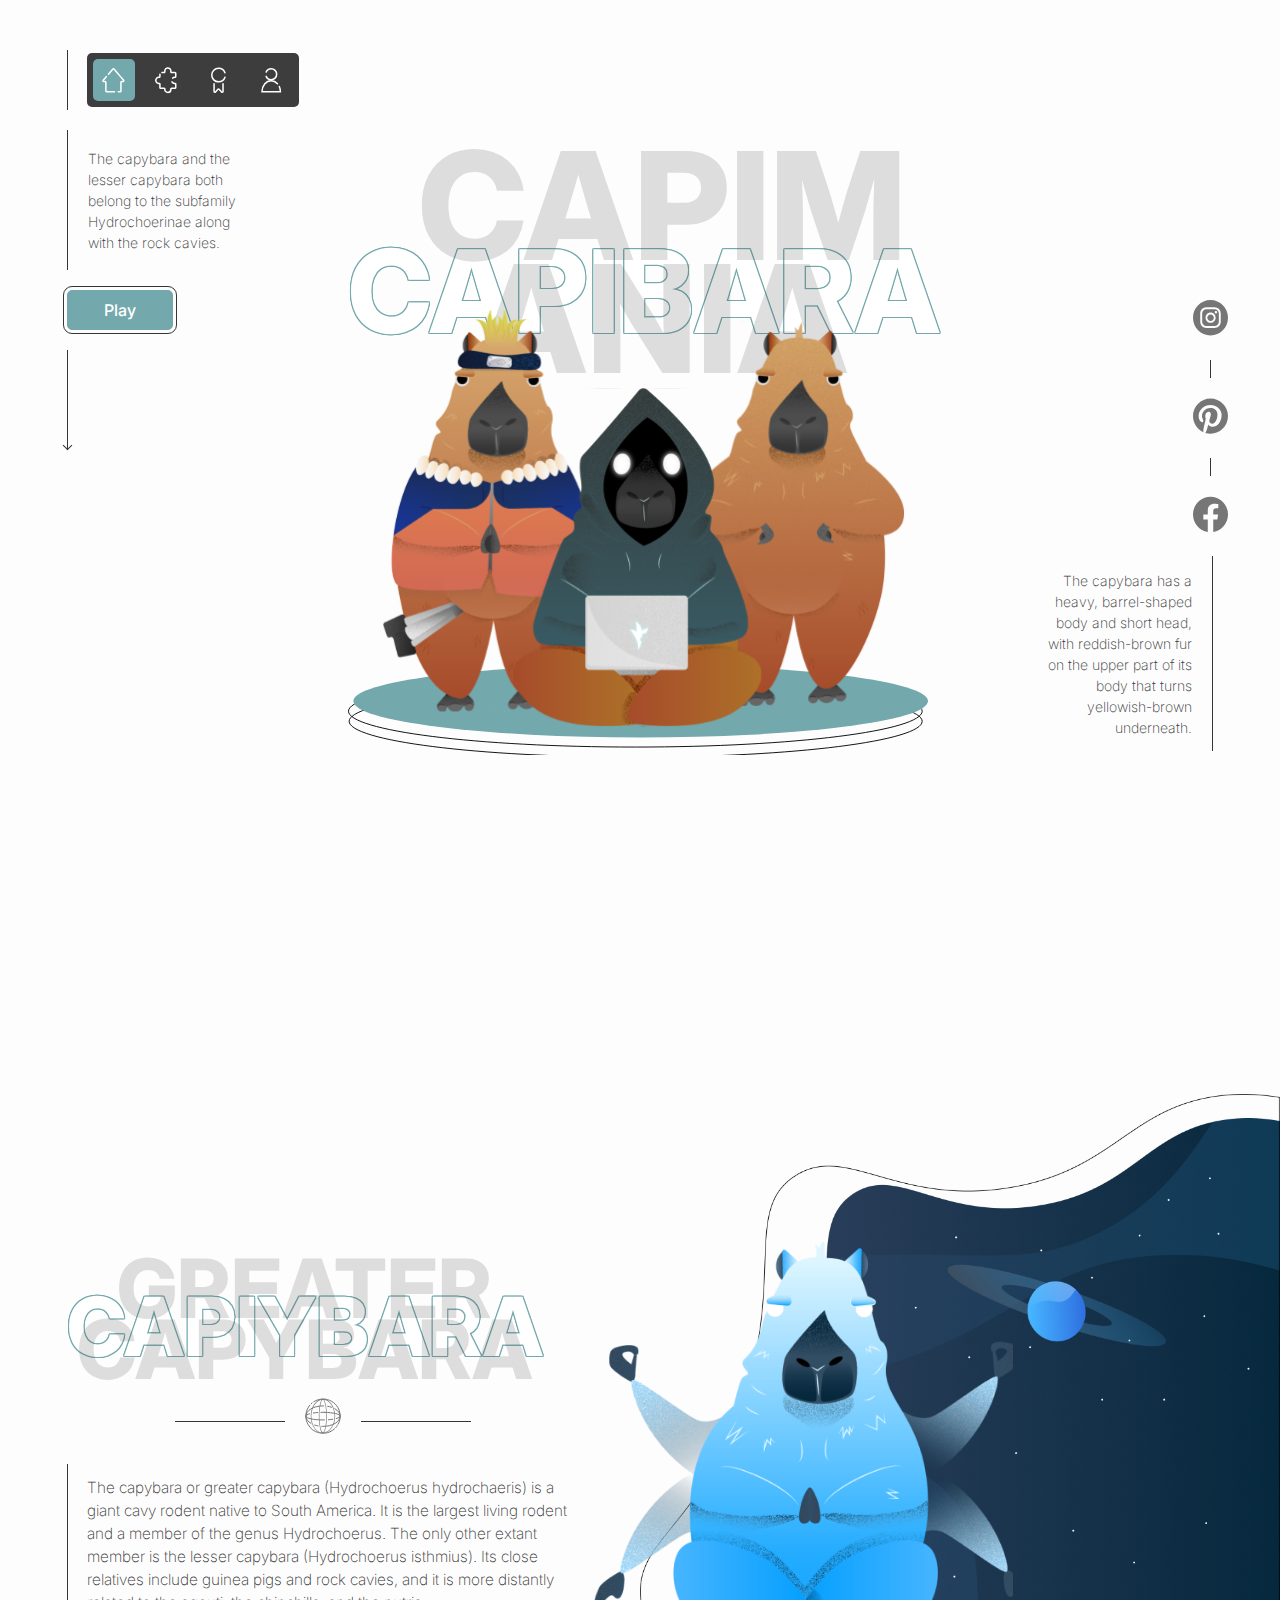
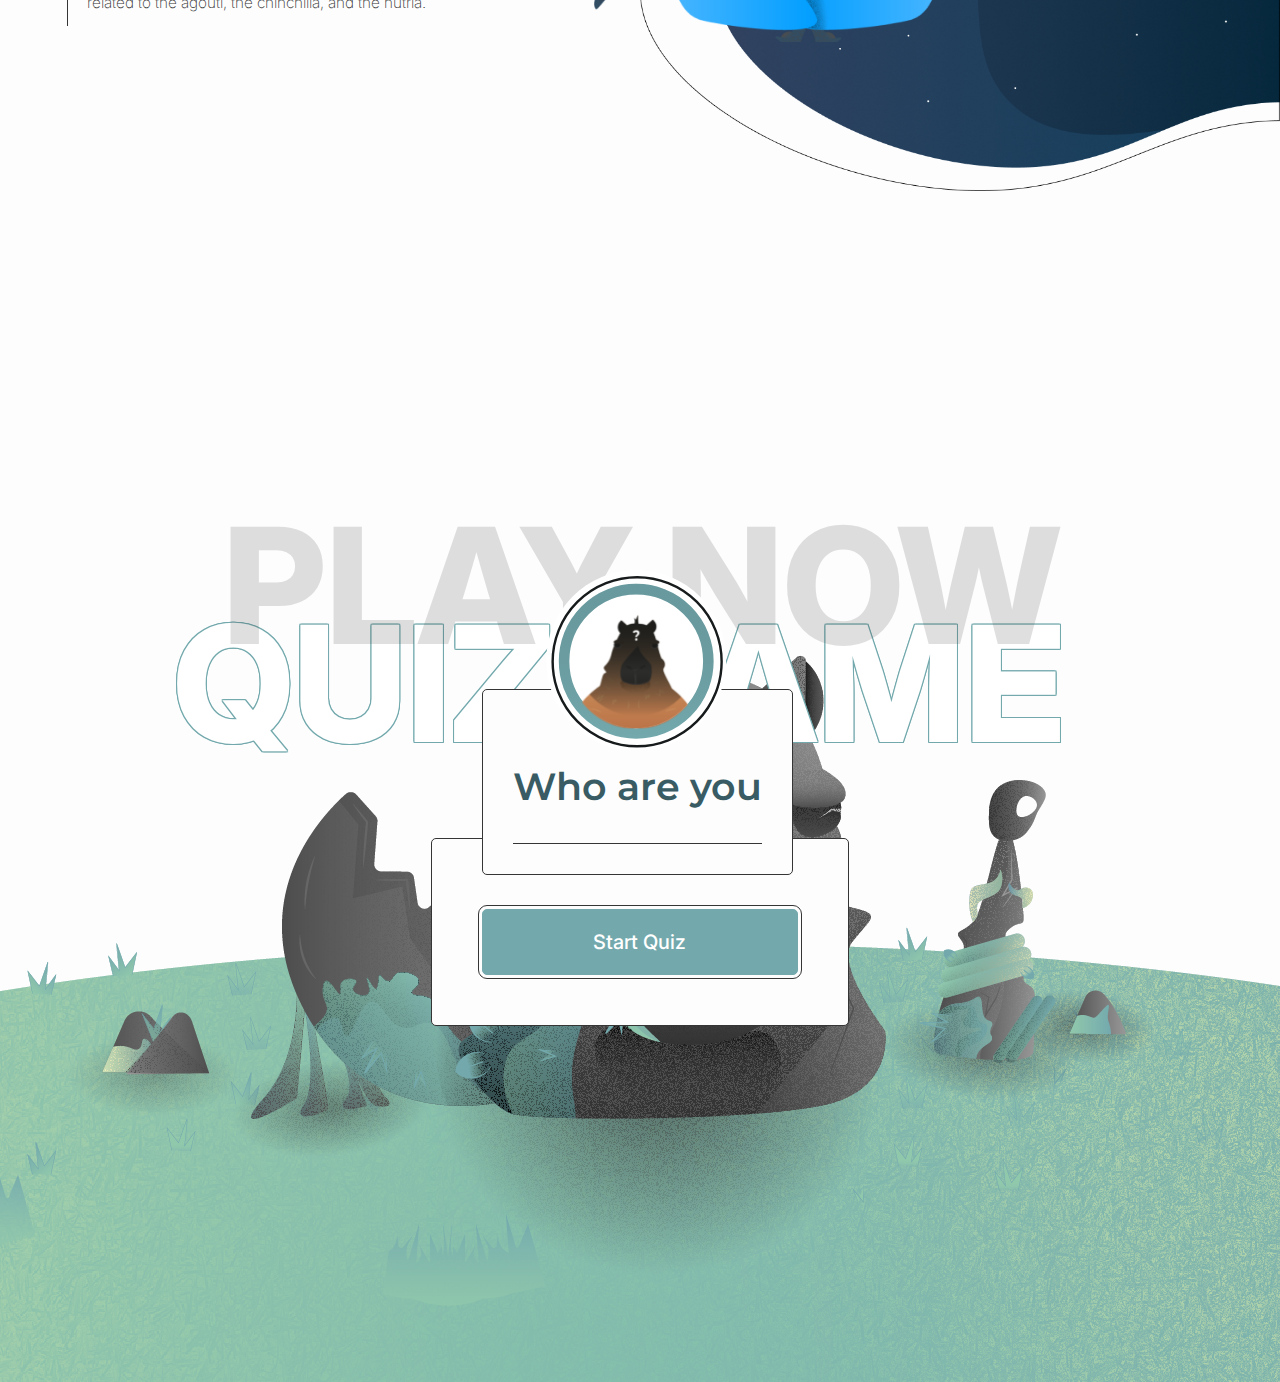
<file: Index.html>
<!DOCTYPE html>
<html lang="en">
<head>
    <meta charset="UTF-8">
    <meta http-equiv="X-UA-Compatible" content="IE=edge">
    <meta name="viewport" content="width=device-width, initial-scale=1.0">
    <link rel="stylesheet" href="SCSS-CSS/Index.css">
    <link rel="preconnect" href="https://fonts.googleapis.com">
    <script>
        window.history.replaceState(null, null, '?index=0');
    </script>
    <link rel="preconnect" href="https://fonts.gstatic.com" crossorigin>
    <link href="https://fonts.googleapis.com/css2?family=Inter:wght@100;200;300;400;500;600;700;800;900&family=Montserrat:ital,wght@0,100;0,200;0,300;0,400;0,500;0,600;0,700;0,800;0,900;1,100;1,200;1,300;1,400;1,500;1,600;1,700;1,800;1,900&display=swap" rel="stylesheet">
    <title>Capimania</title>
</head>
<body>
    <main>
        <header>
            <div class="nav-block">
                <div class="vertical-line"></div>
                <div class="burger-block">
                    <span class="line"></span>
                    <span class="line"></span>
                    <span class="line"></span>
                    <span class="circle"></span>
                </div>
                <nav>
                    <ul>
                        <li><a class="link" href="Index.html"><img src="Images/Home.svg"></a></li>
                        <li><a class="link" href="Pages/Quiz-page.html"><img src="Images/quiz.svg"></a></li>
                        <li><a class="link" href="#"><img src="Images/colection.svg"></a></li>
                        <li><a class="link" href="#"><img src="Images/Profile.svg"></a></li>
                    </ul>
                    <div id="muve-block"></div>
                </nav>
            </div>
            <div class="header-info-block">
                <div class="header-info">
                    <div class="vertical-line"></div>
                    <p>The capybara and the lesser capybara both belong to the subfamily Hydrochoerinae along with the rock cavies. </p>
                </div>
                <button>Play</button>
                <div class="arrow"> 
                </div>
            </div>
        </header>
        <section class="main-image-duble-text">
            <p>CAPIM<br>ANIA</p>
            <p>CAPIBARA</p>
           <div class="image-block"></div>
        </section>
        <section class="main-social-media-block">
            <div class="social-media">
                <a href="#">
                    <svg width="35" height="36" viewBox="0 0 35 36" xmlns="http://www.w3.org/2000/svg">
                        <path d="M20.8239 17.66C20.8239 19.47 19.3697 20.94 17.5791 20.94C15.7985 20.94 14.3442 19.47 14.3442 17.66C14.3442 15.86 15.7985 14.39 17.5791 14.39C19.3697 14.39 20.8239 15.86 20.8239 17.66Z"/>
                        <path d="M21.5955 9.23999H13.4044C11.0698 9.23999 9.17041 11.16 9.17041 13.52V21.81C9.17041 24.16 11.0698 26.08 13.4044 26.08H21.5955C23.9302 26.08 25.8295 24.16 25.8295 21.81V13.52C25.8295 11.16 23.9302 9.23999 21.5955 9.23999ZM17.5791 22.77C14.7993 22.77 12.5339 20.48 12.5339 17.66C12.5339 14.85 14.7993 12.56 17.5791 12.56C20.3688 12.56 22.6342 14.85 22.6342 17.66C22.6342 20.48 20.3688 22.77 17.5791 22.77ZM22.931 13.43C22.2682 13.43 21.7241 12.88 21.7241 12.21C21.7241 11.54 22.2682 11 22.931 11C23.5938 11 24.1379 11.54 24.1379 12.21C24.1379 12.88 23.5938 13.43 22.931 13.43Z"/>
                        <path d="M17.5 0C7.83493 0 0 7.92 0 17.69C0 27.46 7.83493 35.38 17.5 35.38C27.1651 35.38 35 27.46 35 17.69C35 7.92 27.1651 0 17.5 0ZM27.7586 21.81C27.7586 25.24 24.9887 28.04 21.5955 28.04H13.4045C10.0014 28.04 7.24138 25.24 7.24138 21.81V13.52C7.24138 10.09 10.0014 7.29 13.4045 7.29H21.5955C24.9887 7.29 27.7586 10.09 27.7586 13.52V21.81Z" /></svg>
                </a>
                <div class="vertical-line"></div>
                <a href="">
                    <svg width="35" height="36" viewBox="0 0 35 36" xmlns="http://www.w3.org/2000/svg">
                        <path d="M17.5049 0.380005C7.83715 0.380005 0 8.30001 0 18.07C0 25.27 4.25502 31.45 10.3605 34.21C10.3407 33.71 10.3209 33.22 10.3308 32.72C10.3902 31 10.598 30.41 12.7947 21.08C12.8244 20.94 12.7947 20.82 12.7453 20.69C12.2208 19.26 12.112 17.8 12.577 16.33C13.5666 13.15 17.1388 12.9 17.7622 15.53C18.1481 17.15 17.1289 19.28 16.3472 22.42C15.704 25.01 18.7221 26.85 21.2949 24.96C23.6698 23.22 24.5999 19.04 24.4218 16.07C24.0755 10.16 17.6633 8.89 13.5963 10.79C8.93554 12.97 7.87673 18.81 9.97455 21.48C10.2417 21.82 10.4495 22.03 10.3605 22.37C10.2219 22.9 10.1032 23.44 9.95476 23.97C9.84591 24.37 9.51937 24.51 9.12355 24.35C8.35171 24.03 7.69861 23.53 7.17416 22.88C5.38309 20.64 4.87843 16.22 7.24343 12.47C9.8657 8.32 14.7342 6.64 19.1773 7.15C24.4911 7.76 27.8456 11.43 28.4789 15.59C28.7659 17.49 28.5581 22.16 25.9259 25.46C22.8979 29.26 17.9898 29.51 15.7238 27.18C15.5457 27 15.4071 26.79 15.2389 26.58C15.2092 26.67 15.1894 26.74 15.1696 26.81C14.0811 31.12 13.9624 32.07 12.8442 34.07C12.676 34.38 12.4781 34.67 12.3 34.97C13.9426 35.49 15.6842 35.76 17.495 35.76C27.1628 35.76 35 27.84 35 18.07C35.0099 8.30001 27.1727 0.380005 17.5049 0.380005Z" />
                        </svg>
                </a>
                <div class="vertical-line"></div>
                <a href="">
                    <svg width="35" height="36" viewBox="0 0 35 36" xmlns="http://www.w3.org/2000/svg">
                        <path d="M35 18.45C35 8.68001 27.1651 0.76001 17.5 0.76001C7.83493 0.76001 0 8.68001 0 18.45C0 27.28 6.40051 34.6 14.7696 35.93V23.56H10.3279V18.45H14.7696V14.55C14.7696 10.12 17.3813 7.67001 21.3779 7.67001C23.2971 7.67001 25.2954 8.02001 25.2954 8.02001V12.37H23.0893C20.9129 12.37 20.2402 13.73 20.2402 15.13V18.45H25.0975L24.3259 23.56H20.2501V35.92C28.5995 34.6 35 27.28 35 18.45Z"/>
                        </svg>
                </a>
            </div>
            <div class="social-media-info">
                <p>The capybara has a heavy, barrel-shaped body and short head, with reddish-brown fur on the upper part of its body that turns yellowish-brown underneath.</p>
                <div class="vertical-line"></div>
            </div>
        </section>
    </main>
    <div class="main-information">
        <section class="text-article-section">
            <div class="article-duble-text">
                <p>GREATER <br> CAPYBARA</p>
                <p>CAPIYBARA</p>
            </div>
            <div class="wiki-link">
                <div class="orizontal-line"></div>
                <a href="">
                    <img src="Images/wiki.svg" alt="">
                </a>
                <div class="orizontal-line"></div>
            </div>
            <article>
                <div class="vertical-line"></div>
                <p>The capybara or greater capybara (Hydrochoerus hydrochaeris) is a giant cavy rodent native to South America. It is the largest living rodent and a member of the genus Hydrochoerus. The only other extant member is the lesser capybara (Hydrochoerus isthmius). Its close relatives include guinea pigs and rock cavies, and it is more distantly related to the agouti, the chinchilla, and the nutria. </p>
            </article>
        </section>
        <section class="main-information-img">
           <div class="image-block"></div>
        </section>
    </div>
    <div class="main-quiz-enter">
        <section class="main-quiz">
            <div class="quiz">
                <div class="quiz-meniu">
                    <div class="img-block"></div>
                    <p>Who are you</p>
                    <div class="orizontal-line"></div>
                </div>
                <button>Start Quiz</button>
            </div>
            <div class="duble-text">
                <p>PLAY NOW</p>
                <p>QUIZ GAME</p>
            </div>
        </section>
    </div>
    <script src="JS/app.js"></script>
</body>
</html>
</file>
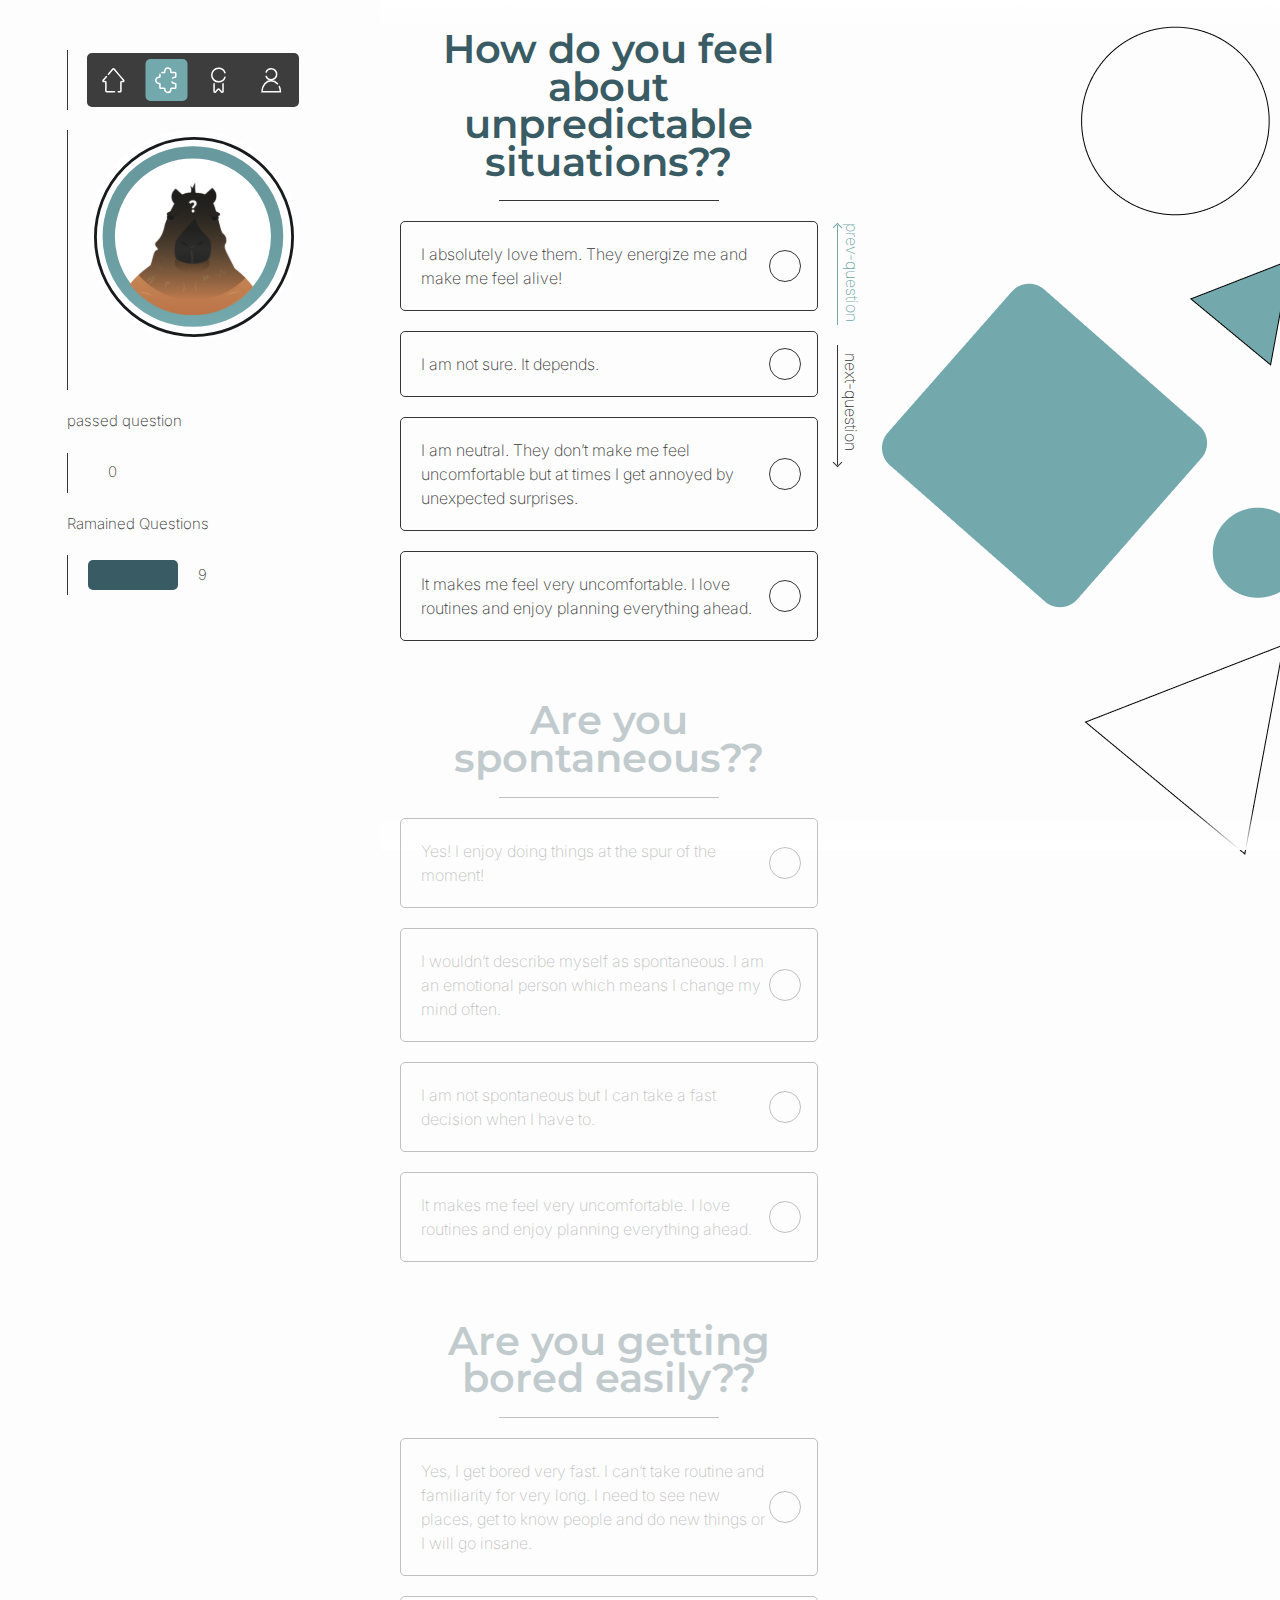
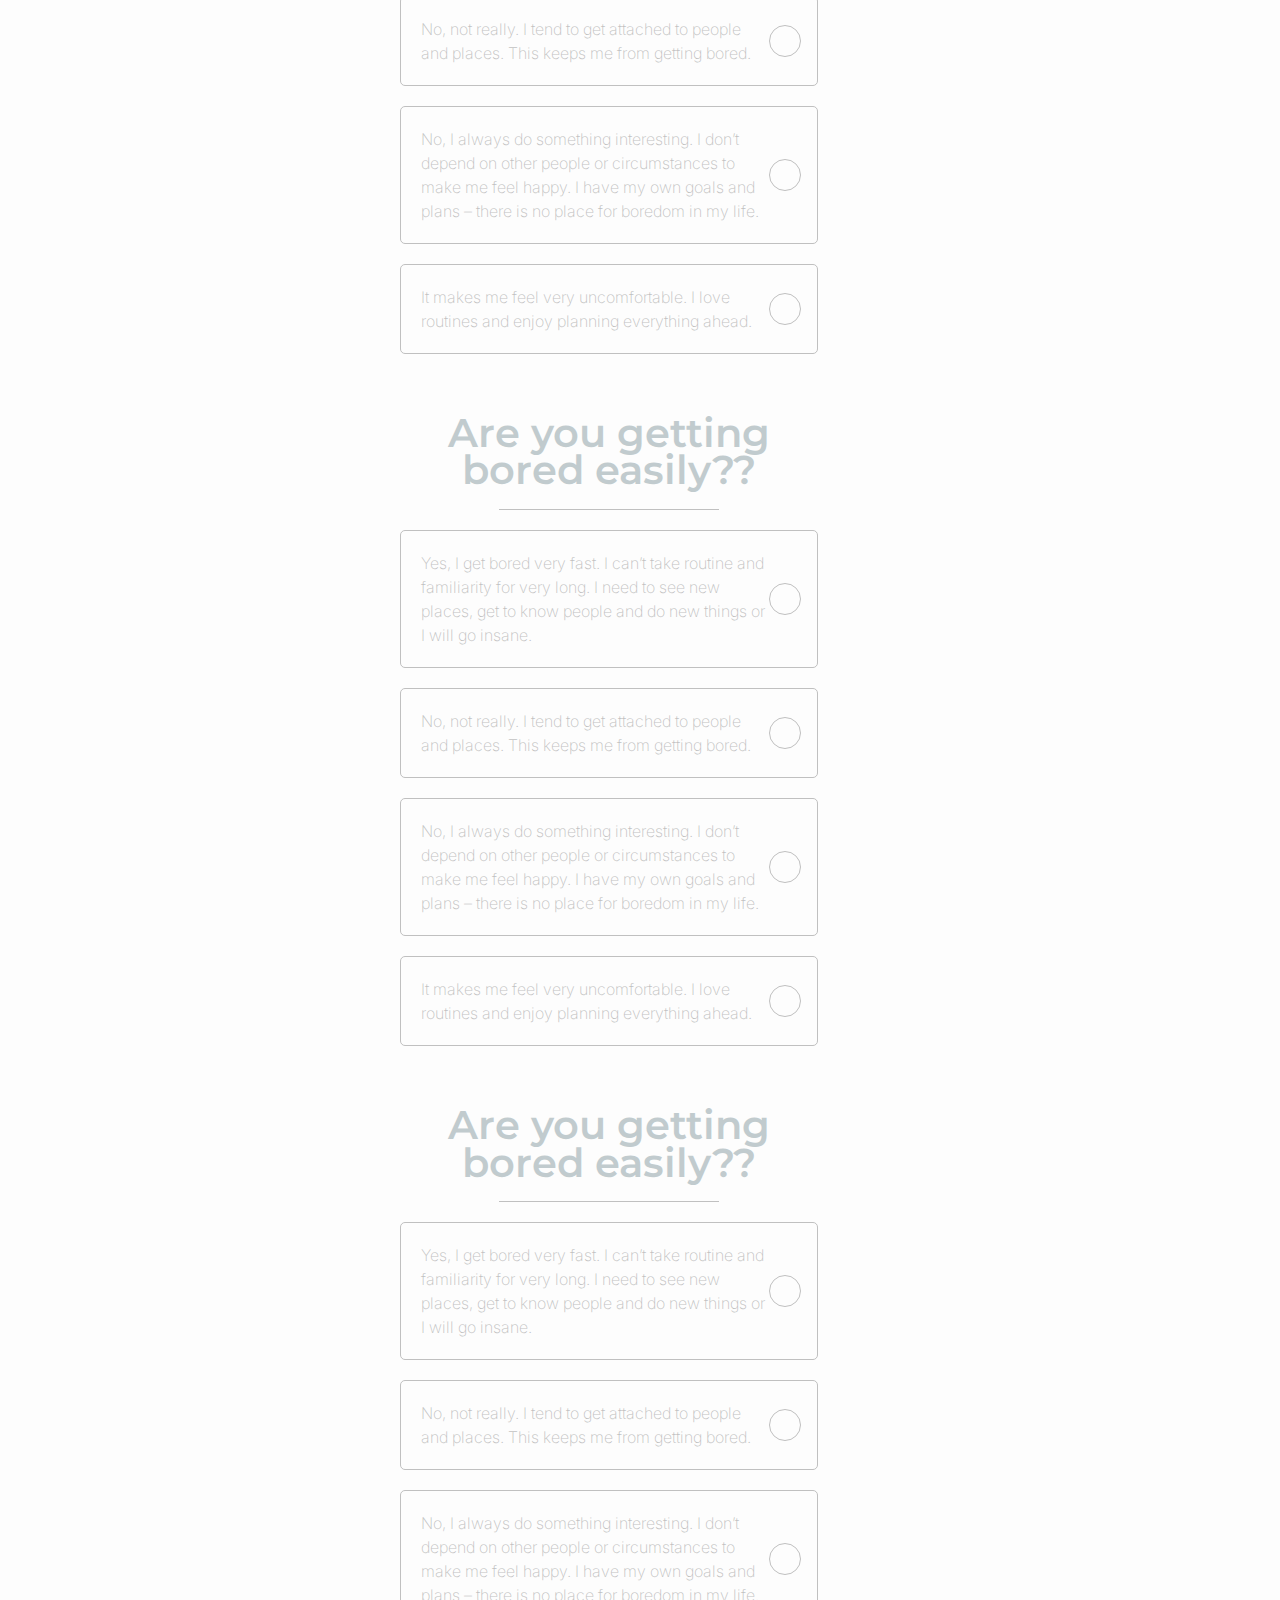
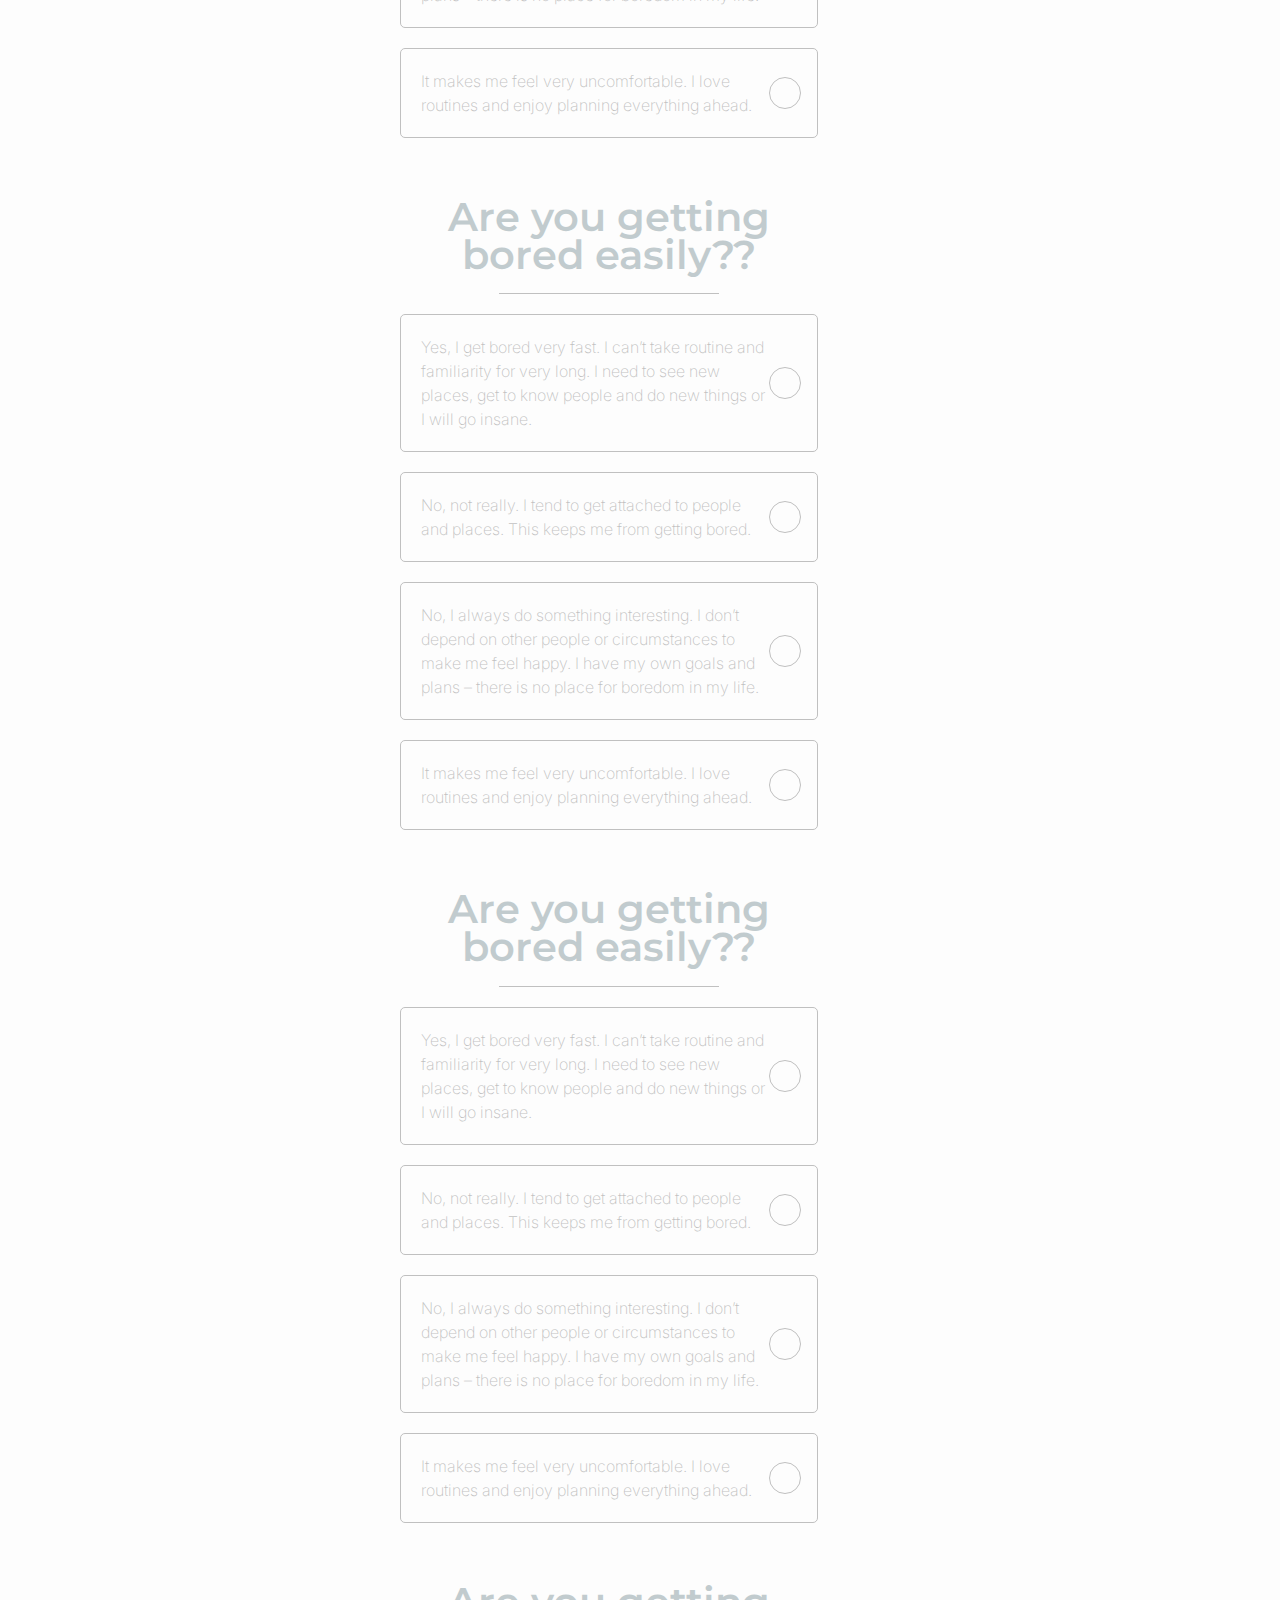
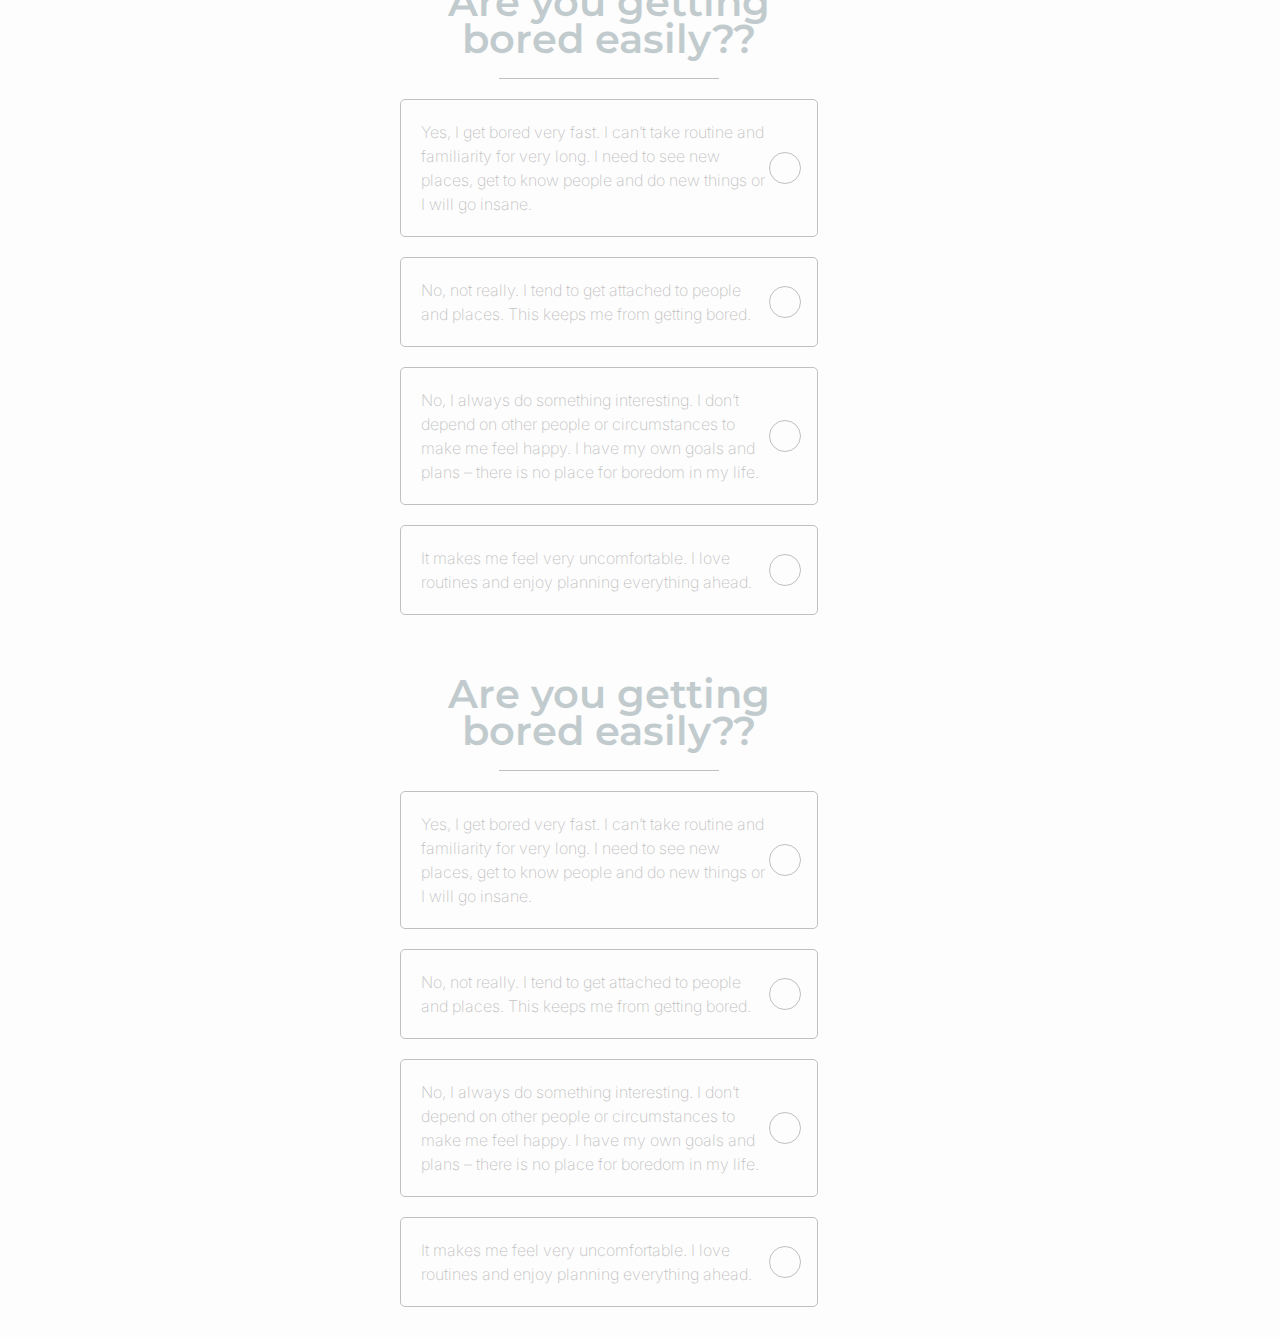
<file: Pages/Quiz-page.html>
<!DOCTYPE html>
<html lang="en">
<head>
    <meta charset="UTF-8">
    <meta http-equiv="X-UA-Compatible" content="IE=edge">
    <meta name="viewport" content="width=device-width, initial-scale=1.0">
    <link rel="stylesheet" href="../SCSS-CSS/Quiz-page.css">
    <script>
        window.history.replaceState(null, null, '?index=1');
    </script>
    <script src="../JS/Quiz-data.js"></script>
    <link rel="preconnect" href="https://fonts.googleapis.com">
    <link rel="preconnect" href="https://fonts.gstatic.com" crossorigin>
    <link href="https://fonts.googleapis.com/css2?family=Inter:wght@100;200;300;400;500;600;700;800;900&family=Montserrat:ital,wght@0,100;0,200;0,300;0,400;0,500;0,600;0,700;0,800;0,900;1,100;1,200;1,300;1,400;1,500;1,600;1,700;1,800;1,900&display=swap" rel="stylesheet">
    <title>Capimania</title>
</head>
<body>
    <main>
        <header>
            <div class="nav-block">
                <div class="vertical-line"></div>
                <div class="burger-block">
                    <span class="line"></span>
                    <span class="line"></span>
                    <span class="line"></span>
                    <span class="circle"></span>
                </div>
                <nav>
                    <ul>
                        <li><a class="link" href="../Index.html"><img src="../Images/Home.svg"></a></li>
                        <li><a class="link" href="../Pages/Quiz-page.html"><img src="../Images/quiz.svg"></a></li>
                        <li><a class="link" href="#"><img src="../Images/colection.svg"></a></li>
                        <li><a class="link" href="#"><img src="../Images/Profile.svg"></a></li>
                    </ul>
                    <div id="muve-block"></div>
                </nav>
            </div>
            <div class="header-img">
                <div class="vertical-line"></div>
                <div class="image-block"></div>
            </div>
            <p>passed question</p>
            <div class="pass-question-block">
                <div class="vertical-line"></div>
                <div class="pass-question-level"></div>
                <span class="pass-question-number">0</span>
            </div>
            <p>Ramained Questions</p>
            <div class="remain-question-block">
                <div class="vertical-line"></div>
                <div class="remain-question-level"></div>
                <span class="remain-question-number">0</span>
            </div>
        </header>
        <section class="main-quiz">
            <div class="all-quiz-blocks">
            </div>
            <div class="arrow-buttons">
                <div id="preBtn" class="vertical-line"><span>prev-question</span></div>
                <div id="nextBtn"class="vertical-line"><span>next-question</span></div>
            </div>
        </section>
        <section class="motion-figure">
            <div class="figure-images">
            </div>
        </section>
    </main>
    <section class="modal-block">
        <div class="modal-meniu">
            <div class="capi-img-block">
                <div class="img-block"></div>
                <div class="orizontal-line"></div>
            </div>
            <div class="capi-info">
                <div class="capi-name-points">
                    <div class="capi-name">
                        <p> CAPIBARA <br> PROGRAMIST!</p>
                        <div class="orizontal-line"></div>
                    </div>
                    <div class="capi-points">
                        <p>25p</p>
                    </div>
                </div>
                <div class="capi-info-more">
                    <span>
                        <div class="vertical-line"></div>
                        <span>
                            <p>
                            Un capibara emotiv este un extrovert. Își exprimă opiniile direct, fără a lua în considerare sentimentele celorlalți. În ceea ce privește rezolvarea sarcinilor, colericii nu își vor face planuri. Stilul lor de lucru nu este unul metodic, organizat, ci mai degrabă unul spontan și haotic.
                            Colericii sunt egocentrici, ei urăsc să recunoască că au defecte și întotdeauna vor să aibă dreptate.
                            Acești oameni rareori manifestă frică, chiar dacă limbajul corpului lor transmite mesajul opus.
                        </p>
                            <p>...</p>
                    </span>
                    </span>
                    <span>
                        <div class="vertical-line"></div>
                        <a href="">More information</a>
                    </span>
                </div>
            </div>
        </div>
    </section>
    <script src="../JS/quiz.js"></script>
    <script src="../JS/app.js"></script>
</body>
</html>
</file>
<file: SCSS-CSS/Index.css>
body {
  background: #FDFDFD;
  margin: 0;
  padding: 0;
  overflow-x: hidden;
  display: flex;
  flex-direction: column;
  gap: 100px;
}

main {
  margin: 50px max(5.2083vw, 50px);
  display: grid;
  grid-template-columns: auto auto auto;
  justify-content: space-between;
}
@media (max-width: 1000px) {
  main {
    margin: 50px max(3.33vw, 10px);
  }
}
@media (max-width: 700px) {
  main {
    justify-content: center;
    grid-template-columns: auto;
  }
}
main header {
  display: flex;
  flex-direction: column;
  gap: 20px;
}
@media (max-width: 700px) {
  main header {
    position: absolute;
  }
}
main header .nav-block {
  display: flex;
  height: auto;
  gap: 20px;
  align-items: center;
}
@media (max-width: 700px) {
  main header .nav-block {
    gap: 10px;
  }
}
main header .nav-block .vertical-line {
  background-color: #353535;
  width: 1px;
  height: 90px;
}
@media (max-width: 1500px) {
  main header .nav-block .vertical-line {
    background-color: #353535;
    width: 1px;
    height: 60px;
  }
}
main header .nav-block .burger-block {
  padding: 6px;
  width: 50px;
  height: 50px;
  display: none;
  flex-direction: column;
  justify-content: space-around;
  overflow: hidden;
  cursor: pointer;
}
@media (max-width: 1000px) {
  main header .nav-block .burger-block {
    display: flex;
  }
}
main header .nav-block .burger-block .line {
  height: 1px;
  background-color: #353535;
  transition: all 0.5s ease-out;
}
main header .nav-block .burger-block .line:nth-child(1) {
  width: 25px;
  transition: all 0.5s ease-out;
}
main header .nav-block .burger-block .line:nth-child(1).active {
  z-index: 5;
  position: absolute;
  width: 45px;
  margin: 2.5px;
  transform: rotate(-45deg);
  background-color: white;
}
main header .nav-block .burger-block .line:nth-child(2) {
  width: 40px;
}
main header .nav-block .burger-block .line:nth-child(2).active {
  width: 0;
}
main header .nav-block .burger-block .line:nth-child(3) {
  width: 50px;
}
main header .nav-block .burger-block .line:nth-child(3).active {
  z-index: 5;
  position: absolute;
  width: 50px;
  width: 45px;
  margin: 2.5px;
  transform: rotate(45deg);
  background-color: #73A9AD;
}
main header .nav-block .burger-block .circle {
  transition: all 0.5s ease-out;
  margin: -20px 0 0 40px;
  position: absolute;
  width: 15px;
  height: 15px;
  border-radius: 50%;
  background-color: #73A9AD;
}
main header .nav-block .burger-block .circle.active {
  position: absolute;
  margin: 0;
  width: 50px;
  border-radius: 5px;
  height: 50px;
  background-color: #3D3D3D;
}
main header .nav-block nav {
  display: flex;
  background: #3D3D3D;
  border-radius: 5px;
  padding: 6px;
  width: 200px;
  margin: 0;
  height: 42px;
  transition: all 0.5s ease-out;
}
@media (max-width: 1500px) {
  main header .nav-block nav {
    position: absolute;
    margin-left: 20px;
  }
}
@media (max-width: 1000px) {
  main header .nav-block nav {
    position: absolute;
    margin-left: 100px;
    opacity: 0;
    z-index: 0;
    transform: translateX(-15px);
  }
}
@media (max-width: 700px) {
  main header .nav-block nav {
    margin-left: 80px;
  }
}
main header .nav-block nav.active {
  transform: translateX(0);
  opacity: 1;
  z-index: 10;
}
main header .nav-block nav ul {
  z-index: 10;
  padding: 0;
  width: 200px;
  margin: 0;
  display: flex;
  justify-content: space-between;
}
main header .nav-block nav ul li {
  list-style: none;
  margin: 0;
  padding: 0;
}
main header .nav-block nav ul li a {
  width: 42px;
  height: 42px;
  display: flex;
  align-items: center;
  justify-content: center;
}
main header .nav-block nav div {
  width: 42px;
  height: 42px;
  background: #73A9AD;
  border-radius: 5px;
  position: absolute;
  z-index: 0;
  transform: translateX(0);
}
main header .header-info-block {
  display: flex;
  flex-direction: column;
  gap: 20px;
}
@media (max-width: 700px) {
  main header .header-info-block {
    display: none;
  }
}
main header .header-info-block .header-info {
  align-items: center;
  display: flex;
  gap: 20px;
}
main header .header-info-block .header-info .vertical-line {
  background-color: #353535;
  width: 1px;
  height: 140px;
}
main header .header-info-block .header-info p {
  width: 195px;
  color: #353535;
  font-size: 16px;
  line-height: 150%;
  font-family: "Inter", sans-serif;
  font-weight: 200;
  font-style: normal;
}
@media (max-width: 1500px) {
  main header .header-info-block .header-info p {
    color: #353535;
    font-size: max(1vw, 14px);
    line-height: 150%;
    font-family: "Inter", sans-serif;
    font-weight: 200;
    font-style: normal;
    width: max(10.15vw, 150px);
  }
}
main header .header-info-block button {
  text-decoration: none;
  width: -webkit-fit-content;
  width: -moz-fit-content;
  width: fit-content;
  font-family: "Inter", sans-serif;
  font-size: 16px;
  color: white;
  font-weight: 500;
  line-height: 150%;
  font-style: normal;
  background-color: #73A9AD;
  border-radius: 5px;
  padding: 7px 36px;
  outline-style: solid;
  border: none;
  outline-color: #353535;
  outline-offset: 3px;
  outline-width: 1px;
  cursor: pointer;
  transition: all 0.5s ease-out;
  border: solid 1px #73A9AD;
}
main header .header-info-block button:hover {
  outline-color: #73A9AD;
  border: solid 1px #3D3D3D;
  background-color: rgba(0, 0, 0, 0);
  color: #73A9AD;
}
main header .header-info-block .arrow {
  background-color: #353535;
  width: 1px;
  height: 100px;
}
main header .header-info-block .arrow::after {
  margin-top: 97px;
  position: absolute;
  margin-left: -1px;
  content: "";
  transform: rotate(-45deg);
  width: 7px;
  height: 1px;
  background-color: #353535;
}
main header .header-info-block .arrow::before {
  margin-top: 97px;
  margin-left: -5px;
  position: absolute;
  content: "";
  transform: rotate(45deg);
  width: 7px;
  height: 1px;
  background-color: #353535;
}
main .main-image-duble-text {
  margin-top: 100px;
  width: max(48.3333vw, 900px);
  height: 549px;
}
main .main-image-duble-text p:nth-child(1) {
  position: absolute;
  z-index: 1;
  font-family: "Inter", sans-serif;
  font-style: normal;
  font-weight: 800;
  font-size: 215px;
  line-height: 75%;
  text-align: center;
  opacity: 0.16;
  color: #3D3D3D;
  margin: 0;
  transform: translateX(50px);
}
main .main-image-duble-text p:nth-child(1)::-moz-selection {
  background-color: ADC7C9;
}
main .main-image-duble-text p:nth-child(1)::selection {
  background-color: ADC7C9;
}
main .main-image-duble-text p:nth-child(2) {
  margin: 0;
  position: absolute;
  z-index: 0;
  font-family: "Inter", sans-serif;
  font-style: normal;
  font-weight: 800;
  font-size: 157px;
  line-height: 72.9%;
  text-align: center;
  color: white;
  transform: translateY(100px);
  text-shadow: -1px -1px 0px #73A9AD, 0px -1px 0px #73A9AD, 1px -1px 0px #73A9AD, -1px 0px 0px #73A9AD, 1px 0px 0px #73A9AD, -1px 1px 0px #73A9AD, 0px 1px 0px #73A9AD, 1px 1px 0px #73A9AD;
}
main .main-image-duble-text p:nth-child(2)::-moz-selection {
  background-color: ADC7C9;
}
main .main-image-duble-text p:nth-child(2)::selection {
  background-color: ADC7C9;
}
@media (max-width: 1500px) {
  main .main-image-duble-text {
    width: max(45vw, 580px);
    height: max(34.7vw, 445px);
  }
  main .main-image-duble-text p:nth-child(1) {
    position: absolute;
    z-index: 1;
    font-family: "Inter", sans-serif;
    font-style: normal;
    font-weight: 800;
    font-size: max(10.5vw, 150px);
    line-height: 75%;
    text-align: center;
    opacity: 0.16;
    color: #3D3D3D;
    margin: 0;
    transform: translateX(70px);
  }
  main .main-image-duble-text p:nth-child(1)::-moz-selection {
    background-color: ADC7C9;
  }
  main .main-image-duble-text p:nth-child(1)::selection {
    background-color: ADC7C9;
  }
  main .main-image-duble-text p:nth-child(2) {
    margin: 0;
    position: absolute;
    z-index: 0;
    font-family: "Inter", sans-serif;
    font-style: normal;
    font-weight: 800;
    font-size: max(9vw, 110px);
    line-height: 72.9%;
    text-align: center;
    color: white;
    transform: translateY(100px);
    text-shadow: -1px -1px 0px #73A9AD, 0px -1px 0px #73A9AD, 1px -1px 0px #73A9AD, -1px 0px 0px #73A9AD, 1px 0px 0px #73A9AD, -1px 1px 0px #73A9AD, 0px 1px 0px #73A9AD, 1px 1px 0px #73A9AD;
  }
  main .main-image-duble-text p:nth-child(2)::-moz-selection {
    background-color: ADC7C9;
  }
  main .main-image-duble-text p:nth-child(2)::selection {
    background-color: ADC7C9;
  }
}
@media (max-width: 1000px) {
  main .main-image-duble-text {
    width: max(30vw, 270px);
    height: max(51.5vw, 465px);
  }
  main .main-image-duble-text p:nth-child(1) {
    position: absolute;
    z-index: 1;
    font-family: "Inter", sans-serif;
    font-style: normal;
    font-weight: 800;
    font-size: max(10.5vw, 85px);
    line-height: 75%;
    text-align: center;
    opacity: 0.16;
    color: #3D3D3D;
    margin: 0;
    transform: translateX(0);
  }
  main .main-image-duble-text p:nth-child(1)::-moz-selection {
    background-color: ADC7C9;
  }
  main .main-image-duble-text p:nth-child(1)::selection {
    background-color: ADC7C9;
  }
  main .main-image-duble-text p:nth-child(2) {
    margin: 0;
    position: absolute;
    z-index: 0;
    font-family: "Inter", sans-serif;
    font-style: normal;
    font-weight: 800;
    font-size: max(6.5vw, 55px);
    line-height: 72.9%;
    text-align: center;
    color: white;
    transform: translateY(60px);
    text-shadow: -1px -1px 0px #73A9AD, 0px -1px 0px #73A9AD, 1px -1px 0px #73A9AD, -1px 0px 0px #73A9AD, 1px 0px 0px #73A9AD, -1px 1px 0px #73A9AD, 0px 1px 0px #73A9AD, 1px 1px 0px #73A9AD;
  }
  main .main-image-duble-text p:nth-child(2)::-moz-selection {
    background-color: ADC7C9;
  }
  main .main-image-duble-text p:nth-child(2)::selection {
    background-color: ADC7C9;
  }
}
@media (max-width: 700px) {
  main .main-image-duble-text {
    width: max(55vw, 270px);
    height: max(100vw, 500px);
  }
  main .main-image-duble-text p:nth-child(1) {
    position: absolute;
    z-index: 1;
    font-family: "Inter", sans-serif;
    font-style: normal;
    font-weight: 800;
    font-size: max(16.5vw, 80px);
    line-height: 75%;
    text-align: center;
    opacity: 0.16;
    color: #3D3D3D;
    margin: 0;
    transform: translateX(0);
  }
  main .main-image-duble-text p:nth-child(1)::-moz-selection {
    background-color: ADC7C9;
  }
  main .main-image-duble-text p:nth-child(1)::selection {
    background-color: ADC7C9;
  }
  main .main-image-duble-text p:nth-child(2) {
    margin: 0;
    position: absolute;
    z-index: 0;
    font-family: "Inter", sans-serif;
    font-style: normal;
    font-weight: 800;
    font-size: max(10.5vw, 50px);
    line-height: 72.9%;
    text-align: center;
    color: white;
    transform: translateY(60px);
    text-shadow: -1px -1px 0px #73A9AD, 0px -1px 0px #73A9AD, 1px -1px 0px #73A9AD, -1px 0px 0px #73A9AD, 1px 0px 0px #73A9AD, -1px 1px 0px #73A9AD, 0px 1px 0px #73A9AD, 1px 1px 0px #73A9AD;
  }
  main .main-image-duble-text p:nth-child(2)::-moz-selection {
    background-color: ADC7C9;
  }
  main .main-image-duble-text p:nth-child(2)::selection {
    background-color: ADC7C9;
  }
}
main .main-image-duble-text .image-block {
  background-image: url(../Images/capimania-img.svg);
  background-size: cover;
  position: absolute;
  width: max(48.3333vw, 900px);
  height: 549px;
  z-index: 3;
  margin-top: 160px;
  pointer-events: none;
}
@media (max-width: 1500px) {
  main .main-image-duble-text .image-block {
    background-image: url(../Images/capimania-img-lg.svg);
    width: max(45vw, 580px);
    height: max(34.7vw, 445px);
  }
}
@media (max-width: 1000px) {
  main .main-image-duble-text .image-block {
    margin-top: 100px;
    width: max(30vw, 270px);
    height: max(51.5vw, 465px);
    background-image: url(../Images/capimania-img-md.svg);
  }
}
@media (max-width: 700px) {
  main .main-image-duble-text .image-block {
    width: max(52.4vw, 270px);
    height: max(90vw, 465px);
  }
}
main .main-social-media-block {
  margin: 250px 0 0 0;
  display: flex;
  flex-direction: column;
  align-items: flex-end;
  gap: 20px;
}
@media (max-width: 1000px) {
  main .main-social-media-block {
    margin: 0;
  }
}
@media (max-width: 700px) {
  main .main-social-media-block {
    display: none;
  }
}
main .main-social-media-block .social-media {
  align-items: center;
  display: flex;
  flex-direction: column;
  gap: 20px;
  transform: translateX(15px);
}
main .main-social-media-block .social-media a {
  fill: #767676;
  transition: all 0.5s ease-out;
}
main .main-social-media-block .social-media a:hover {
  fill: #73A9AD;
}
main .main-social-media-block .social-media .vertical-line {
  background-color: #353535;
  width: 1px;
  height: 18px;
}
main .main-social-media-block .social-media-info {
  display: flex;
  gap: 20px;
}
main .main-social-media-block .social-media-info p {
  width: max(12vw, 170px);
  color: #353535;
  font-size: 16px;
  line-height: 150%;
  font-family: "Inter", sans-serif;
  font-weight: 200;
  font-style: normal;
  text-align: right;
  align-items: center;
}
@media (max-width: 1500px) {
  main .main-social-media-block .social-media-info p {
    width: max(12vw, 130px);
    color: #353535;
    font-size: max(1vw, 14px);
    line-height: 150%;
    font-family: "Inter", sans-serif;
    font-weight: 200;
    font-style: normal;
  }
}
main .main-social-media-block .social-media-info .vertical-line {
  background-color: #353535;
  width: 1px;
  height: 195px;
}

.main-information {
  height: 100vh;
  padding: 90px max(5.2083vw, 50px);
  display: flex;
  justify-content: space-between;
  align-items: center;
  background: url(../Images/pg2-backround.png);
  background-position: right;
  background-size: 45%;
  background-repeat: no-repeat;
}
@media (max-width: 1500px) {
  .main-information {
    background-size: 50%;
  }
}
@media (max-width: 1000px) {
  .main-information {
    flex-direction: column;
    justify-content: center;
    background-position: bottom right;
    gap: 100px;
    background-size: max(60vw, 400px);
  }
}
.main-information .text-article-section {
  display: flex;
  flex-direction: column;
  gap: 20px;
}
@media (max-width: 1000px) {
  .main-information .text-article-section {
    justify-content: center;
    align-content: center;
    align-items: center;
  }
}
.main-information .text-article-section .article-duble-text {
  height: 168px;
  width: 600px;
}
.main-information .text-article-section .article-duble-text p:nth-child(1) {
  position: absolute;
  z-index: 1;
  font-family: "Inter", sans-serif;
  font-style: normal;
  font-weight: 800;
  font-size: 100px;
  line-height: 75%;
  text-align: center;
  opacity: 0.16;
  color: #3D3D3D;
  margin: 0;
  transform: translateX(10px);
}
.main-information .text-article-section .article-duble-text p:nth-child(1)::-moz-selection {
  background-color: ADC7C9;
}
.main-information .text-article-section .article-duble-text p:nth-child(1)::selection {
  background-color: ADC7C9;
}
.main-information .text-article-section .article-duble-text p:nth-child(2) {
  margin: 0;
  position: absolute;
  z-index: 0;
  font-family: "Inter", sans-serif;
  font-style: normal;
  font-weight: 800;
  font-size: 100px;
  line-height: 72.9%;
  text-align: center;
  color: white;
  transform: translateY(40px);
  text-shadow: -1px -1px 0px #73A9AD, 0px -1px 0px #73A9AD, 1px -1px 0px #73A9AD, -1px 0px 0px #73A9AD, 1px 0px 0px #73A9AD, -1px 1px 0px #73A9AD, 0px 1px 0px #73A9AD, 1px 1px 0px #73A9AD;
}
.main-information .text-article-section .article-duble-text p:nth-child(2)::-moz-selection {
  background-color: ADC7C9;
}
.main-information .text-article-section .article-duble-text p:nth-child(2)::selection {
  background-color: ADC7C9;
}
@media (max-width: 1500px) {
  .main-information .text-article-section .article-duble-text {
    height: max(9vw, 120px);
    width: max(35vw, 420px);
  }
  .main-information .text-article-section .article-duble-text p:nth-child(1) {
    position: absolute;
    z-index: 1;
    font-family: "Inter", sans-serif;
    font-style: normal;
    font-weight: 800;
    font-size: max(6.4vw, 70px);
    line-height: 75%;
    text-align: center;
    opacity: 0.16;
    color: #3D3D3D;
    margin: 0;
    transform: translateX(10px);
  }
  .main-information .text-article-section .article-duble-text p:nth-child(1)::-moz-selection {
    background-color: ADC7C9;
  }
  .main-information .text-article-section .article-duble-text p:nth-child(1)::selection {
    background-color: ADC7C9;
  }
  .main-information .text-article-section .article-duble-text p:nth-child(2) {
    margin: 0;
    position: absolute;
    z-index: 0;
    font-family: "Inter", sans-serif;
    font-style: normal;
    font-weight: 800;
    font-size: max(6.36vw, 70px);
    line-height: 72.9%;
    text-align: center;
    color: white;
    transform: translateY(40px);
    text-shadow: -1px -1px 0px #73A9AD, 0px -1px 0px #73A9AD, 1px -1px 0px #73A9AD, -1px 0px 0px #73A9AD, 1px 0px 0px #73A9AD, -1px 1px 0px #73A9AD, 0px 1px 0px #73A9AD, 1px 1px 0px #73A9AD;
  }
  .main-information .text-article-section .article-duble-text p:nth-child(2)::-moz-selection {
    background-color: ADC7C9;
  }
  .main-information .text-article-section .article-duble-text p:nth-child(2)::selection {
    background-color: ADC7C9;
  }
}
@media (max-width: 700px) {
  .main-information .text-article-section .article-duble-text {
    height: max(17.4vw, 80px);
    width: max(67vw, 300px);
  }
  .main-information .text-article-section .article-duble-text p:nth-child(1) {
    position: absolute;
    z-index: 1;
    font-family: "Inter", sans-serif;
    font-style: normal;
    font-weight: 800;
    font-size: max(11vw, 50px);
    line-height: 75%;
    text-align: center;
    opacity: 0.16;
    color: #3D3D3D;
    margin: 0;
    transform: translateX(10px);
  }
  .main-information .text-article-section .article-duble-text p:nth-child(1)::-moz-selection {
    background-color: ADC7C9;
  }
  .main-information .text-article-section .article-duble-text p:nth-child(1)::selection {
    background-color: ADC7C9;
  }
  .main-information .text-article-section .article-duble-text p:nth-child(2) {
    margin: 0;
    position: absolute;
    z-index: 0;
    font-family: "Inter", sans-serif;
    font-style: normal;
    font-weight: 800;
    font-size: max(11vw, 50px);
    line-height: 72.9%;
    text-align: center;
    color: white;
    transform: translateY(5vw);
    text-shadow: -1px -1px 0px #73A9AD, 0px -1px 0px #73A9AD, 1px -1px 0px #73A9AD, -1px 0px 0px #73A9AD, 1px 0px 0px #73A9AD, -1px 1px 0px #73A9AD, 0px 1px 0px #73A9AD, 1px 1px 0px #73A9AD;
  }
  .main-information .text-article-section .article-duble-text p:nth-child(2)::-moz-selection {
    background-color: ADC7C9;
  }
  .main-information .text-article-section .article-duble-text p:nth-child(2)::selection {
    background-color: ADC7C9;
  }
}
.main-information .text-article-section .wiki-link {
  display: flex;
  gap: 20px;
  align-items: center;
  justify-content: center;
}
.main-information .text-article-section .wiki-link .orizontal-line {
  background-color: #353535;
  width: 110px;
  height: 1px;
}
@media (max-width: 700px) {
  .main-information .text-article-section .wiki-link .orizontal-line {
    background-color: #353535;
    width: max(15vw, 80px);
    height: 1px;
  }
}
.main-information .text-article-section .wiki-link a svg {
  stroke: #353535;
  width: 36px;
  height: 36px;
}
@media (max-width: 1500px) {
  .main-information .text-article-section .wiki-link a svg {
    width: max(2.4vw, 30px);
    height: max(2.4vw, 30px);
  }
}
.main-information .text-article-section article {
  display: flex;
  gap: 20px;
  width: 600px;
  align-items: center;
  height: -webkit-fit-content;
  height: -moz-fit-content;
  height: fit-content;
}
@media (max-width: 1500px) {
  .main-information .text-article-section article {
    width: max(40vw, 400px);
  }
}
@media (max-width: 1000px) {
  .main-information .text-article-section article {
    width: max(60vw, 400px);
    text-align: center;
  }
}
@media (max-width: 700px) {
  .main-information .text-article-section article {
    width: max(80vw, 200px);
  }
}
.main-information .text-article-section article .vertical-line {
  background-color: #353535;
  width: 1px;
  height: 162px;
}
@media (max-width: 1000px) {
  .main-information .text-article-section article .vertical-line {
    display: none;
  }
}
.main-information .text-article-section article p {
  margin: 0;
  color: #353535;
  font-size: 18px;
  line-height: 150%;
  font-family: "Inter", sans-serif;
  font-weight: 200;
  font-style: normal;
}
@media (max-width: 1500px) {
  .main-information .text-article-section article p {
    color: #353535;
    font-size: max(1.2vw, 14px);
    line-height: 150%;
    font-family: "Inter", sans-serif;
    font-weight: 200;
    font-style: normal;
    color: #353535;
    font-size: max(1.2vw, 14px);
    line-height: 150%;
    font-family: "Inter", sans-serif;
    font-weight: 200;
    font-style: normal;
  }
}
.main-information .main-information-img .image-block {
  width: 492px;
  height: 470px;
  background-image: url(../Images/Capibara\ cosmic\ .png);
  background-size: cover;
  transform: translateX(-200px);
  pointer-events: none;
  -webkit-animation: capymontion 2s infinite alternate ease-in-out;
          animation: capymontion 2s infinite alternate ease-in-out;
}
@media (max-width: 1500px) {
  .main-information .main-information-img .image-block {
    width: max(32.8vw, 353px);
    height: max(31.3vw, 337px);
  }
}
@media (max-width: 700px) {
  .main-information .main-information-img .image-block {
    width: max(30vw, 300px);
    height: max(29vw, 270px);
  }
}

@-webkit-keyframes capymontion {
  0% {
    transform: translateY(0);
  }
  100% {
    transform: translateY(30px);
  }
}

@keyframes capymontion {
  0% {
    transform: translateY(0);
  }
  100% {
    transform: translateY(30px);
  }
}
.main-quiz-enter {
  background-image: url(../Images/pg3-backround.png);
  background-position: center;
  width: 100%;
  height: 100vh;
  display: flex;
  justify-content: center;
  align-content: center;
  align-self: center;
  align-items: center;
  flex-direction: column;
  background-repeat: no-repeat;
  background-position: bottom;
}
@media (max-width: 700px) {
  .main-quiz-enter {
    margin-top: 100px;
    background-size: 300%;
  }
}
.main-quiz-enter .main-quiz {
  transform: translateY(0);
  display: flex;
  flex-direction: column;
  justify-content: center;
  align-items: center;
}
.main-quiz-enter .main-quiz .duble-text {
  transform: translateY(-500px);
  width: 1100px;
}
.main-quiz-enter .main-quiz .duble-text p:nth-child(1) {
  position: absolute;
  z-index: 1;
  font-family: "Inter", sans-serif;
  font-style: normal;
  font-weight: 800;
  font-size: 190px;
  line-height: 75%;
  text-align: center;
  opacity: 0.16;
  color: #3D3D3D;
  margin: 0;
  transform: translateX(50px);
}
.main-quiz-enter .main-quiz .duble-text p:nth-child(1)::-moz-selection {
  background-color: ADC7C9;
}
.main-quiz-enter .main-quiz .duble-text p:nth-child(1)::selection {
  background-color: ADC7C9;
}
.main-quiz-enter .main-quiz .duble-text p:nth-child(2) {
  margin: 0;
  position: absolute;
  z-index: 0;
  font-family: "Inter", sans-serif;
  font-style: normal;
  font-weight: 800;
  font-size: 190px;
  line-height: 72.9%;
  text-align: center;
  color: white;
  transform: translateY(100px);
  text-shadow: -1px -1px 0px #73A9AD, 0px -1px 0px #73A9AD, 1px -1px 0px #73A9AD, -1px 0px 0px #73A9AD, 1px 0px 0px #73A9AD, -1px 1px 0px #73A9AD, 0px 1px 0px #73A9AD, 1px 1px 0px #73A9AD;
}
.main-quiz-enter .main-quiz .duble-text p:nth-child(2)::-moz-selection {
  background-color: ADC7C9;
}
.main-quiz-enter .main-quiz .duble-text p:nth-child(2)::selection {
  background-color: ADC7C9;
}
@media (max-width: 1500px) {
  .main-quiz-enter .main-quiz .duble-text {
    width: 1100px;
    width: max(73vw, 900px);
  }
  .main-quiz-enter .main-quiz .duble-text p:nth-child(1) {
    position: absolute;
    z-index: 1;
    font-family: "Inter", sans-serif;
    font-style: normal;
    font-weight: 800;
    font-size: max(12.6vw, 150px);
    line-height: 75%;
    text-align: center;
    opacity: 0.16;
    color: #3D3D3D;
    margin: 0;
    transform: translateX(50px);
  }
  .main-quiz-enter .main-quiz .duble-text p:nth-child(1)::-moz-selection {
    background-color: ADC7C9;
  }
  .main-quiz-enter .main-quiz .duble-text p:nth-child(1)::selection {
    background-color: ADC7C9;
  }
  .main-quiz-enter .main-quiz .duble-text p:nth-child(2) {
    margin: 0;
    position: absolute;
    z-index: 0;
    font-family: "Inter", sans-serif;
    font-style: normal;
    font-weight: 800;
    font-size: max(12.6vw, 150px);
    line-height: 72.9%;
    text-align: center;
    color: white;
    transform: translateY(100px);
    text-shadow: -1px -1px 0px #73A9AD, 0px -1px 0px #73A9AD, 1px -1px 0px #73A9AD, -1px 0px 0px #73A9AD, 1px 0px 0px #73A9AD, -1px 1px 0px #73A9AD, 0px 1px 0px #73A9AD, 1px 1px 0px #73A9AD;
  }
  .main-quiz-enter .main-quiz .duble-text p:nth-child(2)::-moz-selection {
    background-color: ADC7C9;
  }
  .main-quiz-enter .main-quiz .duble-text p:nth-child(2)::selection {
    background-color: ADC7C9;
  }
}
@media (max-width: 1000px) {
  .main-quiz-enter .main-quiz .duble-text {
    width: max(70vw, 450px);
  }
  .main-quiz-enter .main-quiz .duble-text p:nth-child(1) {
    position: absolute;
    z-index: 1;
    font-family: "Inter", sans-serif;
    font-style: normal;
    font-weight: 800;
    font-size: max(12vw, 80px);
    line-height: 75%;
    text-align: center;
    opacity: 0.16;
    color: #3D3D3D;
    margin: 0;
    transform: translateX(20px);
  }
  .main-quiz-enter .main-quiz .duble-text p:nth-child(1)::-moz-selection {
    background-color: ADC7C9;
  }
  .main-quiz-enter .main-quiz .duble-text p:nth-child(1)::selection {
    background-color: ADC7C9;
  }
  .main-quiz-enter .main-quiz .duble-text p:nth-child(2) {
    margin: 0;
    position: absolute;
    z-index: 0;
    font-family: "Inter", sans-serif;
    font-style: normal;
    font-weight: 800;
    font-size: max(12vw, 80px);
    line-height: 72.9%;
    text-align: center;
    color: white;
    transform: translateY(50px);
    text-shadow: -1px -1px 0px #73A9AD, 0px -1px 0px #73A9AD, 1px -1px 0px #73A9AD, -1px 0px 0px #73A9AD, 1px 0px 0px #73A9AD, -1px 1px 0px #73A9AD, 0px 1px 0px #73A9AD, 1px 1px 0px #73A9AD;
  }
  .main-quiz-enter .main-quiz .duble-text p:nth-child(2)::-moz-selection {
    background-color: ADC7C9;
  }
  .main-quiz-enter .main-quiz .duble-text p:nth-child(2)::selection {
    background-color: ADC7C9;
  }
}
@media (max-width: 700px) {
  .main-quiz-enter .main-quiz .duble-text {
    margin-top: 100px;
    width: max(70vw, 300px);
  }
  .main-quiz-enter .main-quiz .duble-text p:nth-child(1) {
    position: absolute;
    z-index: 1;
    font-family: "Inter", sans-serif;
    font-style: normal;
    font-weight: 800;
    font-size: max(12vw, 50px);
    line-height: 75%;
    text-align: center;
    opacity: 0.16;
    color: #3D3D3D;
    margin: 0;
    transform: translateX(20px);
  }
  .main-quiz-enter .main-quiz .duble-text p:nth-child(1)::-moz-selection {
    background-color: ADC7C9;
  }
  .main-quiz-enter .main-quiz .duble-text p:nth-child(1)::selection {
    background-color: ADC7C9;
  }
  .main-quiz-enter .main-quiz .duble-text p:nth-child(2) {
    margin: 0;
    position: absolute;
    z-index: 0;
    font-family: "Inter", sans-serif;
    font-style: normal;
    font-weight: 800;
    font-size: max(12vw, 50px);
    line-height: 72.9%;
    text-align: center;
    color: white;
    transform: translateY(50px);
    text-shadow: -1px -1px 0px #73A9AD, 0px -1px 0px #73A9AD, 1px -1px 0px #73A9AD, -1px 0px 0px #73A9AD, 1px 0px 0px #73A9AD, -1px 1px 0px #73A9AD, 0px 1px 0px #73A9AD, 1px 1px 0px #73A9AD;
  }
  .main-quiz-enter .main-quiz .duble-text p:nth-child(2)::-moz-selection {
    background-color: ADC7C9;
  }
  .main-quiz-enter .main-quiz .duble-text p:nth-child(2)::selection {
    background-color: ADC7C9;
  }
}
.main-quiz-enter .main-quiz .quiz {
  background: #FDFDFD;
  border: 1px solid #353535;
  border-radius: 5px;
  padding: 70px 50px 50px 50px;
  width: -webkit-fit-content;
  width: -moz-fit-content;
  width: fit-content;
}
.main-quiz-enter .main-quiz .quiz .quiz-meniu {
  z-index: 4;
  position: absolute;
  background: #FDFDFD;
  border: 1px solid #353535;
  border-radius: 5px;
  padding: 40px 30px 30px 30px;
  transform: translateY(-240px);
}
@media (max-width: 700px) {
  .main-quiz-enter .main-quiz .quiz .quiz-meniu {
    padding: 30px 20px 20px 30px;
  }
}
@media (max-width: 1500px) {
  .main-quiz-enter .main-quiz .quiz .quiz-meniu {
    transform: translateY(-220px);
  }
}
@media (max-width: 1000px) {
  .main-quiz-enter .main-quiz .quiz .quiz-meniu {
    transform: translateY(-200px);
  }
}
@media (max-width: 700px) {
  .main-quiz-enter .main-quiz .quiz .quiz-meniu {
    transform: translateY(-170px);
  }
}
.main-quiz-enter .main-quiz .quiz .quiz-meniu p {
  font-family: "Montserrat", sans-serif;
  font-style: normal;
  font-weight: 600;
  font-size: 45px;
  line-height: 94.4%;
  color: #395B64;
}
@media (max-width: 1500px) {
  .main-quiz-enter .main-quiz .quiz .quiz-meniu p {
    font-family: "Montserrat", sans-serif;
    font-style: normal;
    font-weight: 600;
    font-size: max(3vw, 35px);
    line-height: 94.4%;
    color: #395B64;
  }
}
@media (max-width: 700px) {
  .main-quiz-enter .main-quiz .quiz .quiz-meniu p {
    font-family: "Montserrat", sans-serif;
    font-style: normal;
    font-weight: 600;
    font-size: max(5vw, 22px);
    line-height: 94.4%;
    color: #395B64;
  }
}
.main-quiz-enter .main-quiz .quiz .quiz-meniu .orizontal-line {
  background-color: #353535;
  width: 100%;
  height: 1px;
}
.main-quiz-enter .main-quiz .quiz .quiz-meniu .img-block {
  z-index: 4;
  transform: translateX(40px) translateY(-160px);
  background-image: url(../Images/meniu-capi-icon.svg);
  background-size: cover;
  background-repeat: no-repeat;
  position: absolute;
  width: 200px;
  height: 200px;
}
@media (max-width: 1500px) {
  .main-quiz-enter .main-quiz .quiz .quiz-meniu .img-block {
    width: max(13.3vw, 180px);
    height: max(13.3vw, 180px);
    transform: translateX(max(2.6vw, 20px)) translateY(-160px);
  }
}
@media (max-width: 700px) {
  .main-quiz-enter .main-quiz .quiz .quiz-meniu .img-block {
    transform: translateX(max(1vw, 0px)) translateY(-26vw);
    width: max(30vw, 140px);
    height: max(30vw, 140px);
  }
}
@media (max-width: 500px) {
  .main-quiz-enter .main-quiz .quiz .quiz-meniu .img-block {
    transform: translateX(max(1vw, 0px)) translateY(-130px);
  }
}
.main-quiz-enter .main-quiz .quiz button {
  text-decoration: none;
  width: -webkit-fit-content;
  width: -moz-fit-content;
  width: fit-content;
  font-family: "Inter", sans-serif;
  font-size: 20px;
  color: white;
  font-weight: 500;
  line-height: 150%;
  font-style: normal;
  background-color: #73A9AD;
  border-radius: 5px;
  padding: 20px 130px;
  outline-style: solid;
  border: none;
  outline-color: #353535;
  outline-offset: 3px;
  outline-width: 1px;
  cursor: pointer;
  transition: all 0.5s ease-out;
  border: solid 1px #73A9AD;
}
.main-quiz-enter .main-quiz .quiz button:hover {
  outline-color: #73A9AD;
  border: solid 1px #3D3D3D;
  background-color: rgba(0, 0, 0, 0);
  color: #73A9AD;
}
@media (max-width: 1500px) {
  .main-quiz-enter .main-quiz .quiz button {
    text-decoration: none;
    width: -webkit-fit-content;
    width: -moz-fit-content;
    width: fit-content;
    font-family: "Inter", sans-serif;
    font-size: 20px;
    color: white;
    font-weight: 500;
    line-height: 150%;
    font-style: normal;
    background-color: #73A9AD;
    border-radius: 5px;
    padding: max(1.3vw, 10px) max(8.6vw, 95px);
    outline-style: solid;
    border: none;
    outline-color: #353535;
    outline-offset: 3px;
    outline-width: 1px;
    cursor: pointer;
    transition: all 0.5s ease-out;
    border: solid 1px #73A9AD;
  }
  .main-quiz-enter .main-quiz .quiz button:hover {
    outline-color: #73A9AD;
    border: solid 1px #3D3D3D;
    background-color: rgba(0, 0, 0, 0);
    color: #73A9AD;
  }
}
@media (max-width: 700px) {
  .main-quiz-enter .main-quiz .quiz button {
    text-decoration: none;
    width: -webkit-fit-content;
    width: -moz-fit-content;
    width: fit-content;
    font-family: "Inter", sans-serif;
    font-size: max(2.8vw, 18px);
    color: white;
    font-weight: 500;
    line-height: 150%;
    font-style: normal;
    background-color: #73A9AD;
    border-radius: 5px;
    padding: max(1.3vw, 10px) max(13vw, 50px);
    outline-style: solid;
    border: none;
    outline-color: #353535;
    outline-offset: 3px;
    outline-width: 1px;
    cursor: pointer;
    transition: all 0.5s ease-out;
    border: solid 1px #73A9AD;
  }
  .main-quiz-enter .main-quiz .quiz button:hover {
    outline-color: #73A9AD;
    border: solid 1px #3D3D3D;
    background-color: rgba(0, 0, 0, 0);
    color: #73A9AD;
  }
}/*# sourceMappingURL=Index.css.map */
</file>
<file: SCSS-CSS/Quiz-page.css>
body {
  background: #FDFDFD;
  margin: 0;
  padding: 0;
  overflow-x: hidden;
  height: 100vh;
  overflow-y: hidden;
}
@media (max-width: 700px) {
  body {
    overflow-y: visible;
  }
}

main {
  margin: 0 max(5.2083vw, 50px);
  display: grid;
  grid-template-columns: auto auto auto;
  justify-content: space-between;
}
@media (max-width: 1000px) {
  main {
    margin: 0 max(3.33vw, 10px);
  }
}
@media (max-width: 700px) {
  main {
    justify-content: center;
    grid-template-columns: auto;
  }
}
main header {
  width: 350px;
  margin: 50px 0 0 0;
  display: flex;
  flex-direction: column;
  gap: 20px;
}
@media (max-width: 1500px) {
  main header {
    width: 300px;
  }
}
@media (max-width: 1000px) {
  main header {
    width: -webkit-fit-content;
    width: -moz-fit-content;
    width: fit-content;
  }
}
@media (max-width: 700px) {
  main header {
    display: flex;
    gap: 20px;
    margin: 40px 0 0 10px;
  }
}
main header .nav-block {
  display: flex;
  height: auto;
  gap: 20px;
  align-items: center;
}
@media (max-width: 700px) {
  main header .nav-block {
    gap: 10px;
  }
}
main header .nav-block .vertical-line {
  background-color: #353535;
  width: 1px;
  height: 90px;
}
@media (max-width: 1500px) {
  main header .nav-block .vertical-line {
    background-color: #353535;
    width: 1px;
    height: 60px;
  }
}
main header .nav-block .burger-block {
  padding: 6px;
  width: 50px;
  height: 50px;
  display: none;
  flex-direction: column;
  justify-content: space-around;
  overflow: hidden;
  cursor: pointer;
}
@media (max-width: 1000px) {
  main header .nav-block .burger-block {
    display: flex;
  }
}
main header .nav-block .burger-block .line {
  height: 1px;
  background-color: #353535;
  transition: all 0.5s ease-out;
}
main header .nav-block .burger-block .line:nth-child(1) {
  width: 25px;
  transition: all 0.5s ease-out;
}
main header .nav-block .burger-block .line:nth-child(1).active {
  z-index: 5;
  position: absolute;
  width: 45px;
  margin: 2.5px;
  transform: rotate(-45deg);
  background-color: white;
}
main header .nav-block .burger-block .line:nth-child(2) {
  width: 40px;
}
main header .nav-block .burger-block .line:nth-child(2).active {
  width: 0;
}
main header .nav-block .burger-block .line:nth-child(3) {
  width: 50px;
}
main header .nav-block .burger-block .line:nth-child(3).active {
  z-index: 5;
  position: absolute;
  width: 50px;
  width: 45px;
  margin: 2.5px;
  transform: rotate(45deg);
  background-color: #73A9AD;
}
main header .nav-block .burger-block .circle {
  transition: all 0.5s ease-out;
  margin: -20px 0 0 40px;
  position: absolute;
  width: 15px;
  height: 15px;
  border-radius: 50%;
  background-color: #73A9AD;
}
main header .nav-block .burger-block .circle.active {
  position: absolute;
  margin: 0;
  width: 50px;
  border-radius: 5px;
  height: 50px;
  background-color: #3D3D3D;
}
main header .nav-block nav {
  display: flex;
  background: #3D3D3D;
  border-radius: 5px;
  padding: 6px;
  width: 200px;
  margin: 0;
  height: 42px;
  transition: all 0.5s ease-out;
}
@media (max-width: 1500px) {
  main header .nav-block nav {
    position: absolute;
    margin-left: 20px;
  }
}
@media (max-width: 1000px) {
  main header .nav-block nav {
    position: absolute;
    margin-left: 100px;
    opacity: 0;
    z-index: 0;
    transform: translateX(-15px);
  }
}
@media (max-width: 700px) {
  main header .nav-block nav {
    margin-left: 80px;
  }
}
main header .nav-block nav.active {
  transform: translateX(0);
  opacity: 1;
  z-index: 10;
}
main header .nav-block nav ul {
  z-index: 10;
  padding: 0;
  width: 200px;
  margin: 0;
  display: flex;
  justify-content: space-between;
}
main header .nav-block nav ul li {
  list-style: none;
  margin: 0;
  padding: 0;
}
main header .nav-block nav ul li a {
  width: 42px;
  height: 42px;
  display: flex;
  align-items: center;
  justify-content: center;
}
main header .nav-block nav div {
  width: 42px;
  height: 42px;
  background: #73A9AD;
  border-radius: 5px;
  position: absolute;
  z-index: 0;
  transform: translateX(0);
}
main header .header-img {
  display: flex;
  flex-direction: row;
  gap: 20px;
}
main header .header-img .vertical-line {
  background-color: #353535;
  width: 1px;
  height: 260px;
}
main header .header-img .image-block {
  width: 210px;
  height: 210px;
  background: url(../Images/meniu-capi-icon.svg);
  background-size: cover;
  background-repeat: no-repeat;
}
main header p {
  color: #353535;
  font-size: 15px;
  line-height: 150%;
  font-family: "Inter", sans-serif;
  font-weight: 200;
  font-style: normal;
  padding: 0;
  margin: 0;
}
main header .pass-question-block {
  display: flex;
  flex-direction: row;
  gap: 20px;
  align-items: center;
}
main header .pass-question-block .vertical-line {
  background-color: #353535;
  width: 1px;
  height: 40px;
}
main header .pass-question-block .pass-question-level {
  height: 30px;
  width: 0;
  border-radius: 5px;
  background-color: #73A9AD;
  transition: all 0.5s ease-out;
}
main header .pass-question-block span {
  color: #353535;
  font-size: 15px;
  line-height: 150%;
  font-family: "Inter", sans-serif;
  font-weight: 200;
  font-style: normal;
}
main header .remain-question-block {
  display: flex;
  flex-direction: row;
  gap: 20px;
  align-items: center;
}
main header .remain-question-block .vertical-line {
  background-color: #353535;
  width: 1px;
  height: 40px;
}
main header .remain-question-block .remain-question-level {
  height: 30px;
  width: 0;
  border-radius: 5px;
  background-color: #395B64;
  transition: all 0.5s ease-out;
}
main header .remain-question-block span {
  color: #353535;
  font-size: 15px;
  line-height: 150%;
  font-family: "Inter", sans-serif;
  font-weight: 200;
  font-style: normal;
}
main .main-quiz {
  width: -webkit-fit-content;
  width: -moz-fit-content;
  width: fit-content;
  display: flex;
  flex-direction: row;
  gap: 20px;
  height: 100vh;
  padding: 0 5px;
}
@media (max-width: 700px) {
  main .main-quiz {
    overflow-y: hidden;
    margin-top: 50px;
  }
}
main .main-quiz::after {
  content: "";
  position: absolute;
  width: 100%;
  height: 30px;
  transform: translateX(-20px);
  background: linear-gradient(180deg, #ffffff 0%, rgba(255, 255, 255, 0) 100%);
}
main .main-quiz::before {
  content: "";
  position: absolute;
  width: 100%;
  height: 40px;
  transform: translateY(90vh) translateX(-20px);
  background: linear-gradient(180deg, rgba(255, 255, 255, 0) 0%, #ffffff 100%);
}
main .main-quiz .all-quiz-blocks {
  display: flex;
  flex-direction: column;
  gap: 0;
  transition: all 0.5s ease-out;
}
main .main-quiz .all-quiz-blocks .quiz-block {
  opacity: 0.3;
  width: 440px;
  display: flex;
  flex-direction: column;
  gap: 20px;
  padding: 30px 20px;
  align-items: center;
  transition: all 0.5s ease-out;
}
@media (max-width: 1500px) {
  main .main-quiz .all-quiz-blocks .quiz-block {
    width: max(29.33vw, 350px);
  }
}
@media (max-width: 500px) {
  main .main-quiz .all-quiz-blocks .quiz-block {
    width: max(70vw, 250px);
  }
}
main .main-quiz .all-quiz-blocks .quiz-block.active {
  opacity: 1;
}
main .main-quiz .all-quiz-blocks .quiz-block .quiz-question {
  font-family: "Montserrat", sans-serif;
  font-style: normal;
  font-weight: 600;
  font-size: 40px;
  line-height: 94.4%;
  color: #395B64;
  text-align: center;
}
@media (max-width: 1000px) {
  main .main-quiz .all-quiz-blocks .quiz-block .quiz-question {
    font-family: "Montserrat", sans-serif;
    font-style: normal;
    font-weight: 600;
    font-size: 35px;
    line-height: 94.4%;
    color: #395B64;
  }
}
@media (max-width: 700px) {
  main .main-quiz .all-quiz-blocks .quiz-block .quiz-question {
    font-family: "Montserrat", sans-serif;
    font-style: normal;
    font-weight: 600;
    font-size: 30px;
    line-height: 94.4%;
    color: #395B64;
  }
}
@media (max-width: 500px) {
  main .main-quiz .all-quiz-blocks .quiz-block .quiz-question {
    font-family: "Montserrat", sans-serif;
    font-style: normal;
    font-weight: 600;
    font-size: 25px;
    line-height: 94.4%;
    color: #395B64;
  }
}
main .main-quiz .all-quiz-blocks .quiz-block .orizontal-line {
  background-color: #353535;
  width: 220px;
  height: 1px;
}
main .main-quiz .all-quiz-blocks .quiz-block .quiz-variant {
  width: 100%;
  padding: 20px;
  border-radius: 5px;
  border: 1px solid #353535;
  display: flex;
  flex-direction: row;
  justify-content: space-between;
  transition: all 0.5s ease-out;
  align-items: center;
  gap: 5px;
  cursor: pointer;
}
main .main-quiz .all-quiz-blocks .quiz-block .quiz-variant.active {
  border: 1px solid #73A9AD;
}
main .main-quiz .all-quiz-blocks .quiz-block .quiz-variant.active .quiz-variant-text {
  color: #73A9AD;
}
main .main-quiz .all-quiz-blocks .quiz-block .quiz-variant.active .quiz-variant-circel {
  background-color: #73A9AD;
}
main .main-quiz .all-quiz-blocks .quiz-block .quiz-variant:hover {
  border: 1px solid #73A9AD;
}
main .main-quiz .all-quiz-blocks .quiz-block .quiz-variant:hover .quiz-variant-text {
  color: #73A9AD;
}
main .main-quiz .all-quiz-blocks .quiz-block .quiz-variant:hover .quiz-variant-circel {
  background-color: #73A9AD;
}
main .main-quiz .all-quiz-blocks .quiz-block .quiz-variant .quiz-variant-text {
  color: #353535;
  font-size: 16px;
  line-height: 150%;
  font-family: "Inter", sans-serif;
  font-weight: 200;
  font-style: normal;
  margin: 0;
  width: -webkit-fit-content;
  width: -moz-fit-content;
  width: fit-content;
  transition: all 0.5s ease-out;
}
@media (max-width: 1000px) {
  main .main-quiz .all-quiz-blocks .quiz-block .quiz-variant .quiz-variant-text {
    color: #353535;
    font-size: 14px;
    line-height: 150%;
    font-family: "Inter", sans-serif;
    font-weight: 200;
    font-style: normal;
  }
}
@media (max-width: 700px) {
  main .main-quiz .all-quiz-blocks .quiz-block .quiz-variant .quiz-variant-text {
    color: #353535;
    font-size: 12px;
    line-height: 150%;
    font-family: "Inter", sans-serif;
    font-weight: 200;
    font-style: normal;
  }
}
main .main-quiz .all-quiz-blocks .quiz-block .quiz-variant .quiz-variant-circel {
  width: 24px;
  height: 24px;
  border-radius: 50%;
  outline-style: solid;
  outline-color: #353535;
  outline-offset: 3px;
  outline-width: 1px;
  flex-shrink: 0;
  transition: all 0.5s ease-out;
  background-color: rgba(0, 0, 0, 0);
}
main .main-quiz .arrow-buttons {
  transform: translateY(25vh);
  display: flex;
  flex-direction: column;
  gap: 20px;
}
main .main-quiz .arrow-buttons .vertical-line:nth-child(1) {
  z-index: 100;
  background-color: #353535;
  width: 1px;
  height: 100px;
  width: 1px;
  background-color: #73A9AD;
  cursor: pointer;
}
main .main-quiz .arrow-buttons .vertical-line:nth-child(1) span {
  color: #353535;
  font-size: 16px;
  line-height: 150%;
  font-family: "Inter", sans-serif;
  font-weight: 200;
  font-style: normal;
  color: #73A9AD;
  position: absolute;
  z-index: 100;
  width: -webkit-max-content;
  width: -moz-max-content;
  width: max-content;
  left: -40px;
  top: 30px;
  padding: 5px;
  transform: rotate(90deg);
}
main .main-quiz .arrow-buttons .vertical-line:nth-child(1)::after {
  margin-top: 0;
  position: absolute;
  margin-left: -1px;
  content: "";
  transform: rotate(45deg);
  width: 7px;
  height: 1px;
  background-color: #73A9AD;
}
main .main-quiz .arrow-buttons .vertical-line:nth-child(1)::before {
  margin-top: 0;
  margin-left: -5px;
  position: absolute;
  content: "";
  transform: rotate(-45deg);
  width: 7px;
  height: 1px;
  background-color: #73A9AD;
}
main .main-quiz .arrow-buttons .vertical-line:nth-child(2) {
  z-index: 100;
  background-color: #353535;
  width: 1px;
  height: 120px;
  cursor: pointer;
}
main .main-quiz .arrow-buttons .vertical-line:nth-child(2) span {
  color: #353535;
  font-size: 16px;
  line-height: 150%;
  font-family: "Inter", sans-serif;
  font-weight: 200;
  font-style: normal;
  position: absolute;
  z-index: 100;
  width: -webkit-max-content;
  width: -moz-max-content;
  width: max-content;
  left: -40px;
  top: 160px;
  padding: 5px;
  transform: rotate(90deg);
}
main .main-quiz .arrow-buttons .vertical-line:nth-child(2)::after {
  margin-top: 119px;
  position: absolute;
  margin-left: -1px;
  content: "";
  transform: rotate(-45deg);
  width: 7px;
  height: 1px;
  background-color: #353535;
}
main .main-quiz .arrow-buttons .vertical-line:nth-child(2)::before {
  margin-top: 119px;
  margin-left: -5px;
  position: absolute;
  content: "";
  transform: rotate(45deg);
  width: 7px;
  height: 1px;
  background-color: #353535;
}
main .motion-figure {
  width: 400px;
  height: 100vh;
}
@media (max-width: 1500px) {
  main .motion-figure {
    width: max(26.66vw, 300px);
  }
}
@media (max-width: 1000px) {
  main .motion-figure {
    display: none;
  }
}
main .motion-figure .figure-images {
  position: absolute;
  z-index: -1;
  background-image: url(../Images/figure-image-motion.png);
  width: 945px;
  height: 913px;
  transform: rotate(0deg);
  transition: all 0.5s ease-out;
}
@media (max-width: 1500px) {
  main .motion-figure .figure-images {
    width: 945px;
    height: 913px;
  }
}

.modal-block {
  width: 100%;
  height: 102vh;
  position: absolute;
  z-index: 100;
  background-color: rgba(0, 0, 0, 0.5);
  top: 0;
  display: none;
  justify-content: center;
  align-items: center;
  position: fixed;
}
.modal-block .modal-meniu {
  align-items: center;
  display: flex;
  flex-direction: row;
  gap: 20px;
}
@media (max-width: 1000px) {
  .modal-block .modal-meniu {
    gap: 10px;
  }
}
@media (max-width: 700px) {
  .modal-block .modal-meniu {
    flex-direction: column;
  }
}
.modal-block .modal-meniu .capi-img-block {
  padding: 25px;
  display: flex;
  flex-direction: column;
  gap: 20px;
  justify-content: center;
  background: #ffffff;
  border: 1px solid #353535;
  border-radius: 5px;
  background-image: url(../Images/modal-backround.png);
  background-size: 130%;
  background-repeat: no-repeat;
  background-position: center;
  width: -webkit-fit-content;
  width: -moz-fit-content;
  width: fit-content;
}
@media (max-width: 1000px) {
  .modal-block .modal-meniu .capi-img-block {
    padding: max(2vw, 10px);
  }
}
.modal-block .modal-meniu .capi-img-block .img-block {
  width: 470px;
  height: 470px;
}
@media (max-width: 1500px) {
  .modal-block .modal-meniu .capi-img-block .img-block {
    width: 400px;
    hight: 400px;
  }
}
@media (max-width: 1000px) {
  .modal-block .modal-meniu .capi-img-block .img-block {
    width: max(40vw, 300px);
    height: max(40vw, 450px);
  }
}
@media (max-width: 700px) {
  .modal-block .modal-meniu .capi-img-block .img-block {
    width: max(50vw, 250px);
    height: max(50vw, 250px);
  }
}
.modal-block .modal-meniu .capi-img-block .orizontal-line {
  background-color: #353535;
  width: 400px;
  height: 1px;
}
@media (max-width: 1000px) {
  .modal-block .modal-meniu .capi-img-block .orizontal-line {
    background-color: #353535;
    width: 300px;
    height: 1px;
  }
}
.modal-block .modal-meniu .capi-info {
  display: flex;
  flex-direction: column;
  gap: 20px;
}
@media (max-width: 1000px) {
  .modal-block .modal-meniu .capi-info {
    gap: 10px;
  }
}
.modal-block .modal-meniu .capi-info .capi-name-points {
  display: flex;
  flex-direction: row;
  gap: 20px;
  align-items: center;
}
.modal-block .modal-meniu .capi-info .capi-name-points .capi-name {
  display: flex;
  flex-direction: column;
  gap: 20px;
  background: #ffffff;
  border: 1px solid #353535;
  border-radius: 5px;
  padding: 20px;
}
.modal-block .modal-meniu .capi-info .capi-name-points .capi-name p {
  margin: 0;
  font-family: "Montserrat", sans-serif;
  font-style: normal;
  font-weight: 600;
  font-size: 34px;
  line-height: 94.4%;
  color: #395B64;
  font-weight: 800;
}
@media (max-width: 1500px) {
  .modal-block .modal-meniu .capi-info .capi-name-points .capi-name p {
    font-family: "Montserrat", sans-serif;
    font-style: normal;
    font-weight: 600;
    font-size: max(2.26vw, 30px);
    line-height: 94.4%;
    color: #395B64;
    font-weight: 800;
  }
}
@media (max-width: 1000px) {
  .modal-block .modal-meniu .capi-info .capi-name-points .capi-name p {
    font-family: "Montserrat", sans-serif;
    font-style: normal;
    font-weight: 600;
    font-size: max(3vw, 20px);
    line-height: 94.4%;
    color: #395B64;
    font-weight: 800;
  }
}
@media (max-width: 700px) {
  .modal-block .modal-meniu .capi-info .capi-name-points .capi-name p {
    font-family: "Montserrat", sans-serif;
    font-style: normal;
    font-weight: 600;
    font-size: max(4vw, 18px);
    line-height: 94.4%;
    color: #395B64;
    font-weight: 800;
  }
}
.modal-block .modal-meniu .capi-info .capi-name-points .capi-name .orizontal-line {
  background-color: #353535;
  width: 280px;
  height: 1px;
}
@media (max-width: 1000px) {
  .modal-block .modal-meniu .capi-info .capi-name-points .capi-name .orizontal-line {
    background-color: #353535;
    width: 180px;
    height: 1px;
  }
}
@media (max-width: 700px) {
  .modal-block .modal-meniu .capi-info .capi-name-points .capi-name .orizontal-line {
    background-color: #353535;
    width: 150px;
    height: 1px;
  }
}
.modal-block .modal-meniu .capi-info .capi-name-points .capi-points {
  background-image: url(../Images/img-ponts.svg);
  background-size: cover;
  border-radius: 50%;
  display: flex;
  align-items: center;
  justify-content: center;
  flex-shrink: 0;
  width: 140px;
  height: 140px;
}
.modal-block .modal-meniu .capi-info .capi-name-points .capi-points p {
  font-family: "Montserrat", sans-serif;
  font-style: normal;
  font-weight: 600;
  font-size: 26px;
  line-height: 94.4%;
  color: #395B64;
  font-weight: 800;
  color: white;
}
@media (max-width: 1500px) {
  .modal-block .modal-meniu .capi-info .capi-name-points .capi-points {
    width: max(9.33vw, 110px);
    height: max(9.33vw, 110px);
    color: white;
  }
}
@media (max-width: 1000px) {
  .modal-block .modal-meniu .capi-info .capi-name-points .capi-points {
    width: max(11vw, 90px);
    height: max(11vw, 90px);
    color: white;
  }
}
@media (max-width: 700px) {
  .modal-block .modal-meniu .capi-info .capi-name-points .capi-points {
    width: max(17vw, 90px);
    height: max(17vw, 90px);
  }
}
.modal-block .modal-meniu .capi-info .capi-info-more {
  display: flex;
  flex-direction: column;
  gap: 20px;
  background: #ffffff;
  border: 1px solid #353535;
  border-radius: 5px;
  padding: 20px;
}
@media (max-width: 1000px) {
  .modal-block .modal-meniu .capi-info .capi-info-more {
    padding: max(2vw, 10px);
  }
}
.modal-block .modal-meniu .capi-info .capi-info-more span:nth-child(1) {
  display: flex;
  gap: 20px;
  align-items: center;
}
.modal-block .modal-meniu .capi-info .capi-info-more span:nth-child(1) span {
  flex-direction: column;
  display: flex;
  gap: 0;
}
@media (max-width: 1000px) {
  .modal-block .modal-meniu .capi-info .capi-info-more span:nth-child(1) {
    width: -webkit-fit-content;
    width: -moz-fit-content;
    width: fit-content;
  }
}
.modal-block .modal-meniu .capi-info .capi-info-more span:nth-child(1) p:nth-child(1) {
  display: flex;
  flex-direction: column;
  margin: 0;
  width: 470px;
  height: 190px;
  text-overflow: ellipsis;
  overflow: hidden;
  color: #353535;
  font-size: 18px;
  line-height: 150%;
  font-family: "Inter", sans-serif;
  font-weight: 200;
  font-style: normal;
}
@media (max-width: 1500px) {
  .modal-block .modal-meniu .capi-info .capi-info-more span:nth-child(1) p:nth-child(1) {
    width: 400px;
  }
}
@media (max-width: 1000px) {
  .modal-block .modal-meniu .capi-info .capi-info-more span:nth-child(1) p:nth-child(1) {
    width: max(40vw, 250px);
    color: #353535;
    font-size: max(1.8vw, 14px);
    line-height: 150%;
    font-family: "Inter", sans-serif;
    font-weight: 200;
    font-style: normal;
  }
}
@media (max-width: 700px) {
  .modal-block .modal-meniu .capi-info .capi-info-more span:nth-child(1) p:nth-child(1) {
    width: max(50vw, 250px);
  }
}
.modal-block .modal-meniu .capi-info .capi-info-more span:nth-child(1) p:nth-child(2) {
  width: 470px;
  margin: 0;
  height: 0;
  color: #353535;
  font-size: 24px;
  line-height: 150%;
  font-family: "Inter", sans-serif;
  font-weight: 200;
  font-style: normal;
  line-height: 20%;
}
@media (max-width: 1500px) {
  .modal-block .modal-meniu .capi-info .capi-info-more span:nth-child(1) p:nth-child(2) {
    width: 400px;
  }
}
@media (max-width: 1000px) {
  .modal-block .modal-meniu .capi-info .capi-info-more span:nth-child(1) p:nth-child(2) {
    width: max(40vw, 300px);
  }
}
@media (max-width: 700px) {
  .modal-block .modal-meniu .capi-info .capi-info-more span:nth-child(1) p:nth-child(2) {
    width: max(50vw, 250px);
  }
}
.modal-block .modal-meniu .capi-info .capi-info-more span:nth-child(1) .vertical-line {
  background-color: #353535;
  width: 1px;
  height: 234px;
}
.modal-block .modal-meniu .capi-info .capi-info-more span:nth-child(2) {
  display: flex;
  gap: 20px;
  align-items: center;
}
.modal-block .modal-meniu .capi-info .capi-info-more span:nth-child(2) .vertical-line {
  background-color: #353535;
  width: 1px;
  height: 90px;
}
.modal-block .modal-meniu .capi-info .capi-info-more span:nth-child(2) a {
  text-decoration: none;
  width: -webkit-fit-content;
  width: -moz-fit-content;
  width: fit-content;
  font-family: "Inter", sans-serif;
  font-size: 18px;
  color: white;
  font-weight: 500;
  line-height: 150%;
  font-style: normal;
  background-color: #73A9AD;
  border-radius: 5px;
  padding: 15px 80px;
  outline-style: solid;
  border: none;
  outline-color: #353535;
  outline-offset: 3px;
  outline-width: 1px;
  cursor: pointer;
  transition: all 0.5s ease-out;
  border: solid 1px #73A9AD;
  height: -webkit-fit-content;
  height: -moz-fit-content;
  height: fit-content;
}
.modal-block .modal-meniu .capi-info .capi-info-more span:nth-child(2) a:hover {
  outline-color: #73A9AD;
  border: solid 1px #3D3D3D;
  background-color: rgba(0, 0, 0, 0);
  color: #73A9AD;
}
@media (max-width: 1000px) {
  .modal-block .modal-meniu .capi-info .capi-info-more span:nth-child(2) a {
    text-decoration: none;
    width: -webkit-fit-content;
    width: -moz-fit-content;
    width: fit-content;
    font-family: "Inter", sans-serif;
    font-size: 18px;
    color: white;
    font-weight: 500;
    line-height: 150%;
    font-style: normal;
    background-color: #73A9AD;
    border-radius: 5px;
    padding: 10px 60px;
    outline-style: solid;
    border: none;
    outline-color: #353535;
    outline-offset: 3px;
    outline-width: 1px;
    cursor: pointer;
    transition: all 0.5s ease-out;
    border: solid 1px #73A9AD;
  }
  .modal-block .modal-meniu .capi-info .capi-info-more span:nth-child(2) a:hover {
    outline-color: #73A9AD;
    border: solid 1px #3D3D3D;
    background-color: rgba(0, 0, 0, 0);
    color: #73A9AD;
  }
}
@media (max-width: 700px) {
  .modal-block .modal-meniu .capi-info .capi-info-more span:nth-child(2) a {
    text-decoration: none;
    width: -webkit-fit-content;
    width: -moz-fit-content;
    width: fit-content;
    font-family: "Inter", sans-serif;
    font-size: 15px;
    color: white;
    font-weight: 500;
    line-height: 150%;
    font-style: normal;
    background-color: #73A9AD;
    border-radius: 5px;
    padding: 10px 40px;
    outline-style: solid;
    border: none;
    outline-color: #353535;
    outline-offset: 3px;
    outline-width: 1px;
    cursor: pointer;
    transition: all 0.5s ease-out;
    border: solid 1px #73A9AD;
  }
  .modal-block .modal-meniu .capi-info .capi-info-more span:nth-child(2) a:hover {
    outline-color: #73A9AD;
    border: solid 1px #3D3D3D;
    background-color: rgba(0, 0, 0, 0);
    color: #73A9AD;
  }
}/*# sourceMappingURL=Quiz-page.css.map */
</file>
